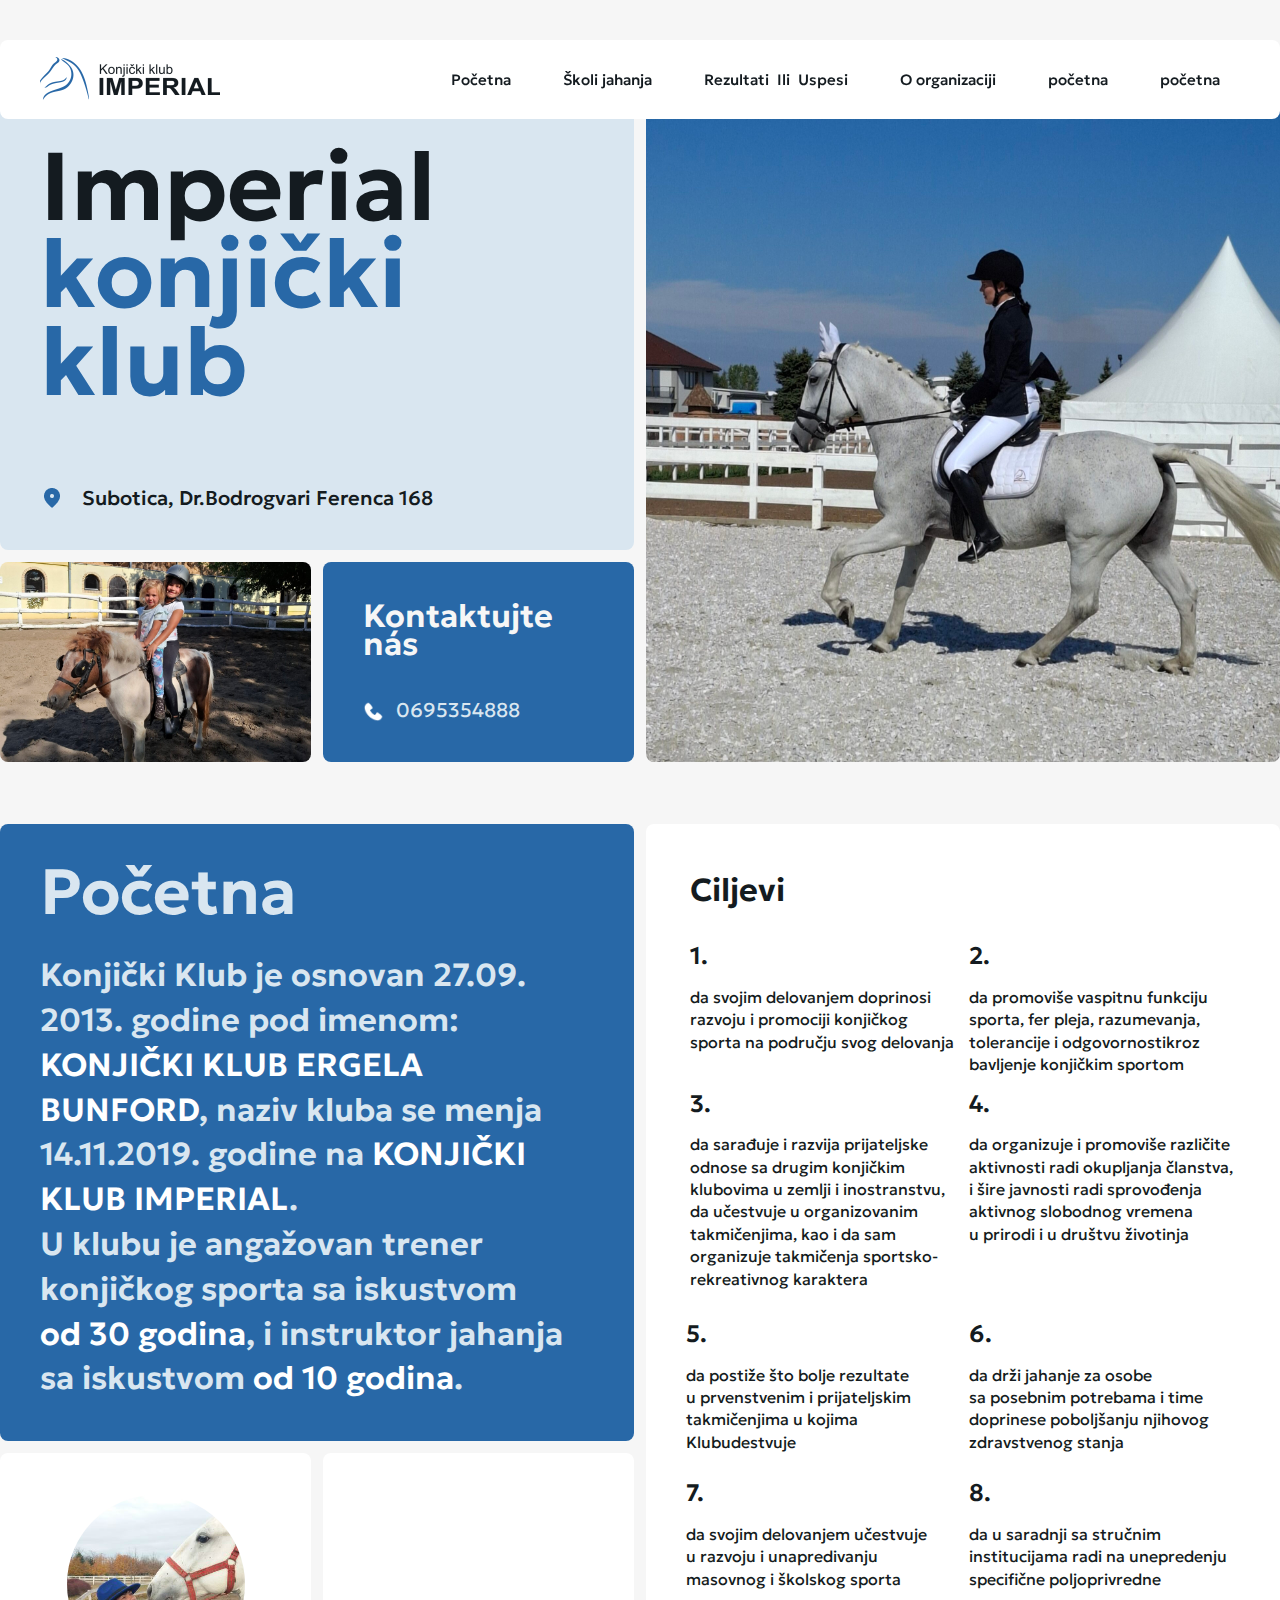
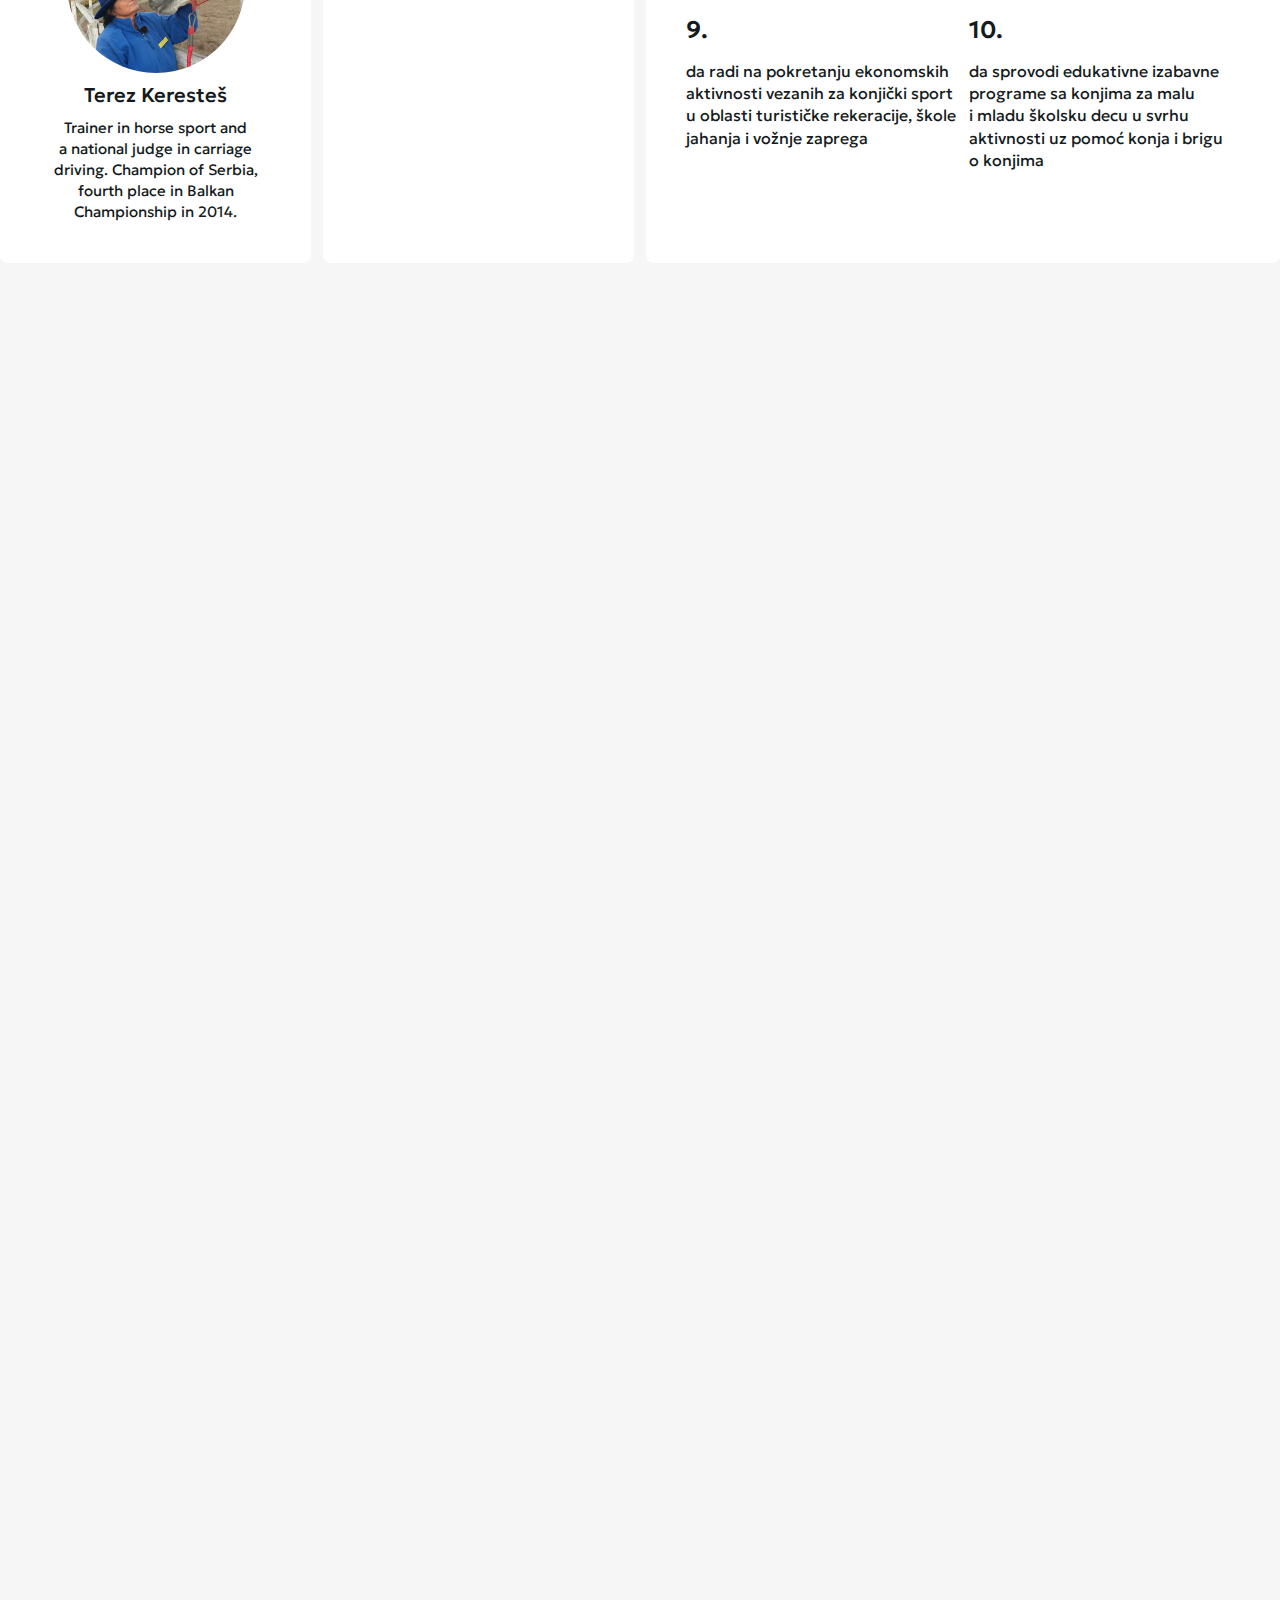
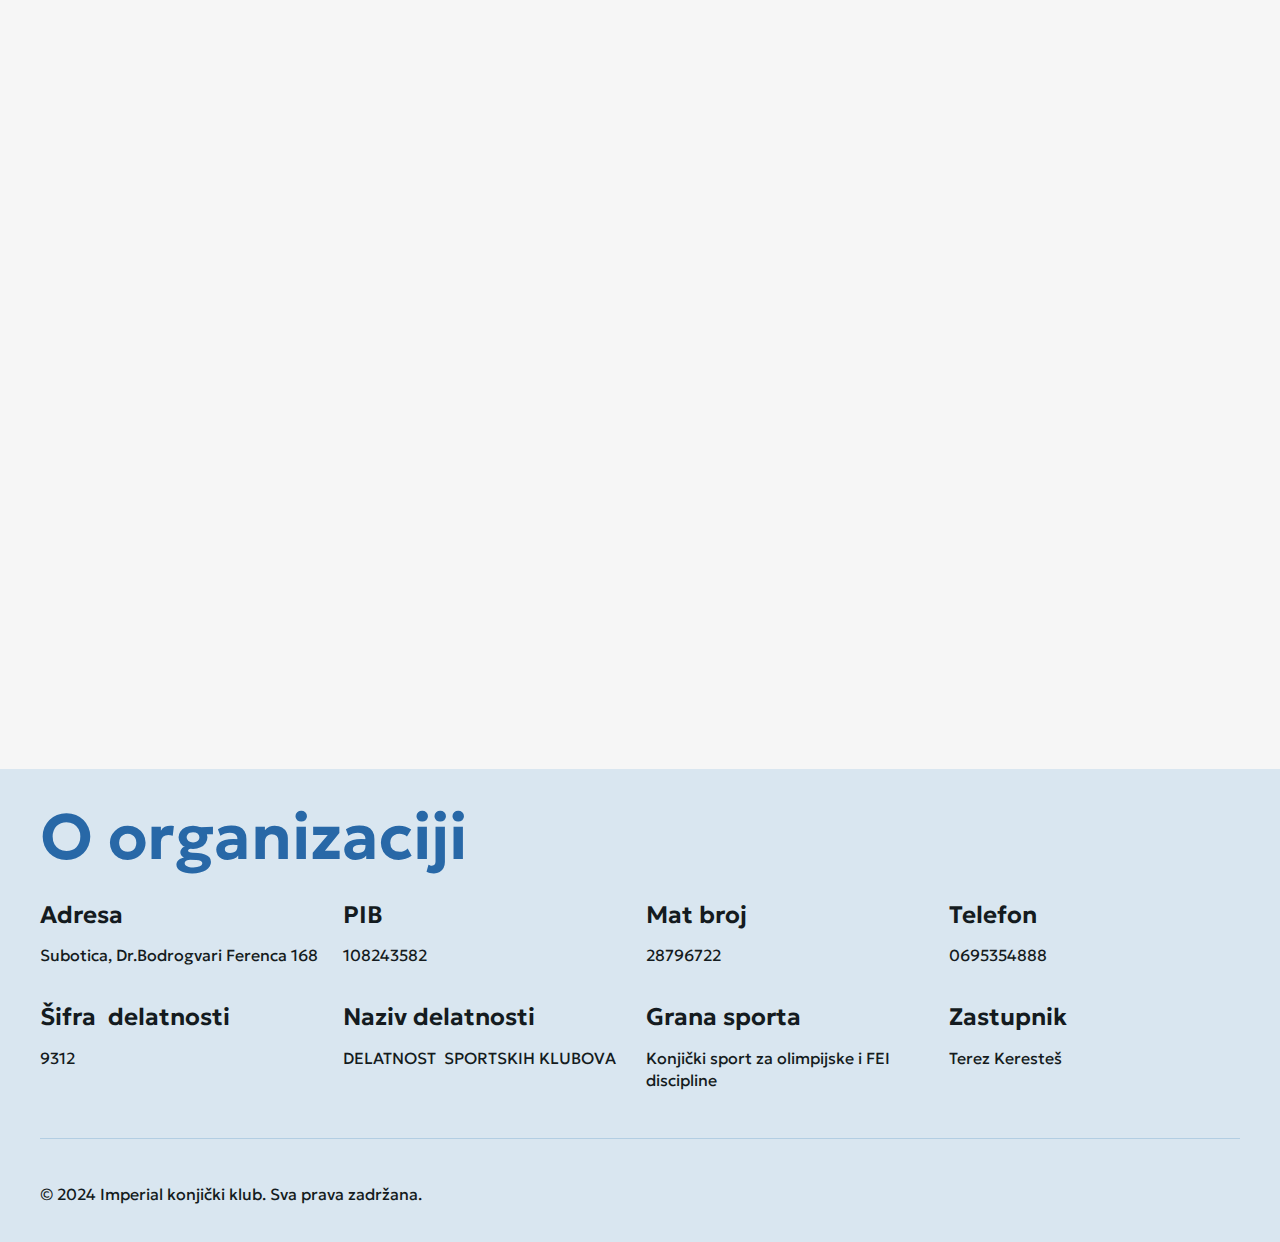
<file: index.html>
<!DOCTYPE html>
<html lang="en-US">
<head>
	<meta charset="UTF-8">
		<title>KK Imperial</title>
<meta name="robots" content="max-image-preview:large">
	<style>img:is([sizes="auto" i], [sizes^="auto," i]) { contain-intrinsic-size: 3000px 1500px }</style>
	<link rel="alternate" type="application/rss+xml" title="KK Imperial &raquo; Feed" href="/feed/">
<link rel="alternate" type="application/rss+xml" title="KK Imperial &raquo; Comments Feed" href="/comments/feed/">
<script>
window._wpemojiSettings = {"baseUrl":"https:\/\/s.w.org\/images\/core\/emoji\/15.0.3\/72x72\/","ext":".png","svgUrl":"https:\/\/s.w.org\/images\/core\/emoji\/15.0.3\/svg\/","svgExt":".svg","source":{"concatemoji":"\/wp-includes\/js\/wp-emoji-release.min.js?ver=6.7.1"}};
/*! This file is auto-generated */
!function(i,n){var o,s,e;function c(e){try{var t={supportTests:e,timestamp:(new Date).valueOf()};sessionStorage.setItem(o,JSON.stringify(t))}catch(e){}}function p(e,t,n){e.clearRect(0,0,e.canvas.width,e.canvas.height),e.fillText(t,0,0);var t=new Uint32Array(e.getImageData(0,0,e.canvas.width,e.canvas.height).data),r=(e.clearRect(0,0,e.canvas.width,e.canvas.height),e.fillText(n,0,0),new Uint32Array(e.getImageData(0,0,e.canvas.width,e.canvas.height).data));return t.every(function(e,t){return e===r[t]})}function u(e,t,n){switch(t){case"flag":return n(e,"🏳️‍⚧️","🏳️​⚧️")?!1:!n(e,"🇺🇳","🇺​🇳")&&!n(e,"🏴󠁧󠁢󠁥󠁮󠁧󠁿","🏴​󠁧​󠁢​󠁥​󠁮​󠁧​󠁿");case"emoji":return!n(e,"🐦‍⬛","🐦​⬛")}return!1}function f(e,t,n){var r="undefined"!=typeof WorkerGlobalScope&&self instanceof WorkerGlobalScope?new OffscreenCanvas(300,150):i.createElement("canvas"),a=r.getContext("2d",{willReadFrequently:!0}),o=(a.textBaseline="top",a.font="600 32px Arial",{});return e.forEach(function(e){o[e]=t(a,e,n)}),o}function t(e){var t=i.createElement("script");t.src=e,t.defer=!0,i.head.appendChild(t)}"undefined"!=typeof Promise&&(o="wpEmojiSettingsSupports",s=["flag","emoji"],n.supports={everything:!0,everythingExceptFlag:!0},e=new Promise(function(e){i.addEventListener("DOMContentLoaded",e,{once:!0})}),new Promise(function(t){var n=function(){try{var e=JSON.parse(sessionStorage.getItem(o));if("object"==typeof e&&"number"==typeof e.timestamp&&(new Date).valueOf()<e.timestamp+604800&&"object"==typeof e.supportTests)return e.supportTests}catch(e){}return null}();if(!n){if("undefined"!=typeof Worker&&"undefined"!=typeof OffscreenCanvas&&"undefined"!=typeof URL&&URL.createObjectURL&&"undefined"!=typeof Blob)try{var e="postMessage("+f.toString()+"("+[JSON.stringify(s),u.toString(),p.toString()].join(",")+"));",r=new Blob([e],{type:"text/javascript"}),a=new Worker(URL.createObjectURL(r),{name:"wpTestEmojiSupports"});return void(a.onmessage=function(e){c(n=e.data),a.terminate(),t(n)})}catch(e){}c(n=f(s,u,p))}t(n)}).then(function(e){for(var t in e)n.supports[t]=e[t],n.supports.everything=n.supports.everything&&n.supports[t],"flag"!==t&&(n.supports.everythingExceptFlag=n.supports.everythingExceptFlag&&n.supports[t]);n.supports.everythingExceptFlag=n.supports.everythingExceptFlag&&!n.supports.flag,n.DOMReady=!1,n.readyCallback=function(){n.DOMReady=!0}}).then(function(){return e}).then(function(){var e;n.supports.everything||(n.readyCallback(),(e=n.source||{}).concatemoji?t(e.concatemoji):e.wpemoji&&e.twemoji&&(t(e.twemoji),t(e.wpemoji)))}))}((window,document),window._wpemojiSettings);
</script>
<style id="wp-emoji-styles-inline-css">img.wp-smiley, img.emoji {
		display: inline !important;
		border: none !important;
		box-shadow: none !important;
		height: 1em !important;
		width: 1em !important;
		margin: 0 0.07em !important;
		vertical-align: -0.1em !important;
		background: none !important;
		padding: 0 !important;
	}</style>
<style id="classic-theme-styles-inline-css">/*! This file is auto-generated */
.wp-block-button__link{color:#fff;background-color:#32373c;border-radius:9999px;box-shadow:none;text-decoration:none;padding:calc(.667em + 2px) calc(1.333em + 2px);font-size:1.125em}.wp-block-file__button{background:#32373c;color:#fff;text-decoration:none}</style>
<style id="global-styles-inline-css">:root{--wp--preset--aspect-ratio--square: 1;--wp--preset--aspect-ratio--4-3: 4/3;--wp--preset--aspect-ratio--3-4: 3/4;--wp--preset--aspect-ratio--3-2: 3/2;--wp--preset--aspect-ratio--2-3: 2/3;--wp--preset--aspect-ratio--16-9: 16/9;--wp--preset--aspect-ratio--9-16: 9/16;--wp--preset--color--black: #000000;--wp--preset--color--cyan-bluish-gray: #abb8c3;--wp--preset--color--white: #ffffff;--wp--preset--color--pale-pink: #f78da7;--wp--preset--color--vivid-red: #cf2e2e;--wp--preset--color--luminous-vivid-orange: #ff6900;--wp--preset--color--luminous-vivid-amber: #fcb900;--wp--preset--color--light-green-cyan: #7bdcb5;--wp--preset--color--vivid-green-cyan: #00d084;--wp--preset--color--pale-cyan-blue: #8ed1fc;--wp--preset--color--vivid-cyan-blue: #0693e3;--wp--preset--color--vivid-purple: #9b51e0;--wp--preset--gradient--vivid-cyan-blue-to-vivid-purple: linear-gradient(135deg,rgba(6,147,227,1) 0%,rgb(155,81,224) 100%);--wp--preset--gradient--light-green-cyan-to-vivid-green-cyan: linear-gradient(135deg,rgb(122,220,180) 0%,rgb(0,208,130) 100%);--wp--preset--gradient--luminous-vivid-amber-to-luminous-vivid-orange: linear-gradient(135deg,rgba(252,185,0,1) 0%,rgba(255,105,0,1) 100%);--wp--preset--gradient--luminous-vivid-orange-to-vivid-red: linear-gradient(135deg,rgba(255,105,0,1) 0%,rgb(207,46,46) 100%);--wp--preset--gradient--very-light-gray-to-cyan-bluish-gray: linear-gradient(135deg,rgb(238,238,238) 0%,rgb(169,184,195) 100%);--wp--preset--gradient--cool-to-warm-spectrum: linear-gradient(135deg,rgb(74,234,220) 0%,rgb(151,120,209) 20%,rgb(207,42,186) 40%,rgb(238,44,130) 60%,rgb(251,105,98) 80%,rgb(254,248,76) 100%);--wp--preset--gradient--blush-light-purple: linear-gradient(135deg,rgb(255,206,236) 0%,rgb(152,150,240) 100%);--wp--preset--gradient--blush-bordeaux: linear-gradient(135deg,rgb(254,205,165) 0%,rgb(254,45,45) 50%,rgb(107,0,62) 100%);--wp--preset--gradient--luminous-dusk: linear-gradient(135deg,rgb(255,203,112) 0%,rgb(199,81,192) 50%,rgb(65,88,208) 100%);--wp--preset--gradient--pale-ocean: linear-gradient(135deg,rgb(255,245,203) 0%,rgb(182,227,212) 50%,rgb(51,167,181) 100%);--wp--preset--gradient--electric-grass: linear-gradient(135deg,rgb(202,248,128) 0%,rgb(113,206,126) 100%);--wp--preset--gradient--midnight: linear-gradient(135deg,rgb(2,3,129) 0%,rgb(40,116,252) 100%);--wp--preset--font-size--small: 13px;--wp--preset--font-size--medium: 20px;--wp--preset--font-size--large: 36px;--wp--preset--font-size--x-large: 42px;--wp--preset--spacing--20: 0.44rem;--wp--preset--spacing--30: 0.67rem;--wp--preset--spacing--40: 1rem;--wp--preset--spacing--50: 1.5rem;--wp--preset--spacing--60: 2.25rem;--wp--preset--spacing--70: 3.38rem;--wp--preset--spacing--80: 5.06rem;--wp--preset--shadow--natural: 6px 6px 9px rgba(0, 0, 0, 0.2);--wp--preset--shadow--deep: 12px 12px 50px rgba(0, 0, 0, 0.4);--wp--preset--shadow--sharp: 6px 6px 0px rgba(0, 0, 0, 0.2);--wp--preset--shadow--outlined: 6px 6px 0px -3px rgba(255, 255, 255, 1), 6px 6px rgba(0, 0, 0, 1);--wp--preset--shadow--crisp: 6px 6px 0px rgba(0, 0, 0, 1);}:where(.is-layout-flex){gap: 0.5em;}:where(.is-layout-grid){gap: 0.5em;}body .is-layout-flex{display: flex;}.is-layout-flex{flex-wrap: wrap;align-items: center;}.is-layout-flex > :is(*, div){margin: 0;}body .is-layout-grid{display: grid;}.is-layout-grid > :is(*, div){margin: 0;}:where(.wp-block-columns.is-layout-flex){gap: 2em;}:where(.wp-block-columns.is-layout-grid){gap: 2em;}:where(.wp-block-post-template.is-layout-flex){gap: 1.25em;}:where(.wp-block-post-template.is-layout-grid){gap: 1.25em;}.has-black-color{color: var(--wp--preset--color--black) !important;}.has-cyan-bluish-gray-color{color: var(--wp--preset--color--cyan-bluish-gray) !important;}.has-white-color{color: var(--wp--preset--color--white) !important;}.has-pale-pink-color{color: var(--wp--preset--color--pale-pink) !important;}.has-vivid-red-color{color: var(--wp--preset--color--vivid-red) !important;}.has-luminous-vivid-orange-color{color: var(--wp--preset--color--luminous-vivid-orange) !important;}.has-luminous-vivid-amber-color{color: var(--wp--preset--color--luminous-vivid-amber) !important;}.has-light-green-cyan-color{color: var(--wp--preset--color--light-green-cyan) !important;}.has-vivid-green-cyan-color{color: var(--wp--preset--color--vivid-green-cyan) !important;}.has-pale-cyan-blue-color{color: var(--wp--preset--color--pale-cyan-blue) !important;}.has-vivid-cyan-blue-color{color: var(--wp--preset--color--vivid-cyan-blue) !important;}.has-vivid-purple-color{color: var(--wp--preset--color--vivid-purple) !important;}.has-black-background-color{background-color: var(--wp--preset--color--black) !important;}.has-cyan-bluish-gray-background-color{background-color: var(--wp--preset--color--cyan-bluish-gray) !important;}.has-white-background-color{background-color: var(--wp--preset--color--white) !important;}.has-pale-pink-background-color{background-color: var(--wp--preset--color--pale-pink) !important;}.has-vivid-red-background-color{background-color: var(--wp--preset--color--vivid-red) !important;}.has-luminous-vivid-orange-background-color{background-color: var(--wp--preset--color--luminous-vivid-orange) !important;}.has-luminous-vivid-amber-background-color{background-color: var(--wp--preset--color--luminous-vivid-amber) !important;}.has-light-green-cyan-background-color{background-color: var(--wp--preset--color--light-green-cyan) !important;}.has-vivid-green-cyan-background-color{background-color: var(--wp--preset--color--vivid-green-cyan) !important;}.has-pale-cyan-blue-background-color{background-color: var(--wp--preset--color--pale-cyan-blue) !important;}.has-vivid-cyan-blue-background-color{background-color: var(--wp--preset--color--vivid-cyan-blue) !important;}.has-vivid-purple-background-color{background-color: var(--wp--preset--color--vivid-purple) !important;}.has-black-border-color{border-color: var(--wp--preset--color--black) !important;}.has-cyan-bluish-gray-border-color{border-color: var(--wp--preset--color--cyan-bluish-gray) !important;}.has-white-border-color{border-color: var(--wp--preset--color--white) !important;}.has-pale-pink-border-color{border-color: var(--wp--preset--color--pale-pink) !important;}.has-vivid-red-border-color{border-color: var(--wp--preset--color--vivid-red) !important;}.has-luminous-vivid-orange-border-color{border-color: var(--wp--preset--color--luminous-vivid-orange) !important;}.has-luminous-vivid-amber-border-color{border-color: var(--wp--preset--color--luminous-vivid-amber) !important;}.has-light-green-cyan-border-color{border-color: var(--wp--preset--color--light-green-cyan) !important;}.has-vivid-green-cyan-border-color{border-color: var(--wp--preset--color--vivid-green-cyan) !important;}.has-pale-cyan-blue-border-color{border-color: var(--wp--preset--color--pale-cyan-blue) !important;}.has-vivid-cyan-blue-border-color{border-color: var(--wp--preset--color--vivid-cyan-blue) !important;}.has-vivid-purple-border-color{border-color: var(--wp--preset--color--vivid-purple) !important;}.has-vivid-cyan-blue-to-vivid-purple-gradient-background{background: var(--wp--preset--gradient--vivid-cyan-blue-to-vivid-purple) !important;}.has-light-green-cyan-to-vivid-green-cyan-gradient-background{background: var(--wp--preset--gradient--light-green-cyan-to-vivid-green-cyan) !important;}.has-luminous-vivid-amber-to-luminous-vivid-orange-gradient-background{background: var(--wp--preset--gradient--luminous-vivid-amber-to-luminous-vivid-orange) !important;}.has-luminous-vivid-orange-to-vivid-red-gradient-background{background: var(--wp--preset--gradient--luminous-vivid-orange-to-vivid-red) !important;}.has-very-light-gray-to-cyan-bluish-gray-gradient-background{background: var(--wp--preset--gradient--very-light-gray-to-cyan-bluish-gray) !important;}.has-cool-to-warm-spectrum-gradient-background{background: var(--wp--preset--gradient--cool-to-warm-spectrum) !important;}.has-blush-light-purple-gradient-background{background: var(--wp--preset--gradient--blush-light-purple) !important;}.has-blush-bordeaux-gradient-background{background: var(--wp--preset--gradient--blush-bordeaux) !important;}.has-luminous-dusk-gradient-background{background: var(--wp--preset--gradient--luminous-dusk) !important;}.has-pale-ocean-gradient-background{background: var(--wp--preset--gradient--pale-ocean) !important;}.has-electric-grass-gradient-background{background: var(--wp--preset--gradient--electric-grass) !important;}.has-midnight-gradient-background{background: var(--wp--preset--gradient--midnight) !important;}.has-small-font-size{font-size: var(--wp--preset--font-size--small) !important;}.has-medium-font-size{font-size: var(--wp--preset--font-size--medium) !important;}.has-large-font-size{font-size: var(--wp--preset--font-size--large) !important;}.has-x-large-font-size{font-size: var(--wp--preset--font-size--x-large) !important;}
:where(.wp-block-post-template.is-layout-flex){gap: 1.25em;}:where(.wp-block-post-template.is-layout-grid){gap: 1.25em;}
:where(.wp-block-columns.is-layout-flex){gap: 2em;}:where(.wp-block-columns.is-layout-grid){gap: 2em;}
:root :where(.wp-block-pullquote){font-size: 1.5em;line-height: 1.6;}</style>
<link rel="stylesheet" id="hello-elementor-css" href="/wp-content/themes/hello-elementor/style.min.css?ver=3.1.1" media="all">
<link rel="stylesheet" id="hello-elementor-theme-style-css" href="/wp-content/themes/hello-elementor/theme.min.css?ver=3.1.1" media="all">
<link rel="stylesheet" id="hello-elementor-header-footer-css" href="/wp-content/themes/hello-elementor/header-footer.min.css?ver=3.1.1" media="all">
<link rel="stylesheet" id="elementor-frontend-css" href="/wp-content/plugins/elementor/assets/css/frontend.min.css?ver=3.25.6" media="all">
<link rel="stylesheet" id="elementor-post-5-css" href="/wp-content/uploads/elementor/css/post-5.css?ver=1732269244" media="all">
<link rel="stylesheet" id="swiper-css" href="/wp-content/plugins/elementor/assets/lib/swiper/v8/css/swiper.min.css?ver=8.4.5" media="all">
<link rel="stylesheet" id="e-swiper-css" href="/wp-content/plugins/elementor/assets/css/conditionals/e-swiper.min.css?ver=3.25.6" media="all">
<link rel="stylesheet" id="widget-image-css" href="/wp-content/plugins/elementor/assets/css/widget-image.min.css?ver=3.25.6" media="all">
<link rel="stylesheet" id="widget-spacer-css" href="/wp-content/plugins/elementor/assets/css/widget-spacer.min.css?ver=3.25.6" media="all">
<link rel="stylesheet" id="widget-heading-css" href="/wp-content/plugins/elementor/assets/css/widget-heading.min.css?ver=3.25.6" media="all">
<link rel="stylesheet" id="widget-menu-anchor-css" href="/wp-content/plugins/elementor/assets/css/widget-menu-anchor.min.css?ver=3.25.6" media="all">
<link rel="stylesheet" id="widget-text-editor-css" href="/wp-content/plugins/elementor/assets/css/widget-text-editor.min.css?ver=3.25.6" media="all">
<link rel="stylesheet" id="e-animation-slideInUp-css" href="/wp-content/plugins/elementor/assets/lib/animations/styles/slideInUp.min.css?ver=3.25.6" media="all">
<link rel="stylesheet" id="widget-divider-css" href="/wp-content/plugins/elementor/assets/css/widget-divider.min.css?ver=3.25.6" media="all">
<link rel="stylesheet" id="elementor-post-65-css" href="/wp-content/uploads/elementor/css/post-65.css?ver=1732270578" media="all">
<link rel="stylesheet" id="google-fonts-1-css" href="https://fonts.googleapis.com/css?family=Geologica%3A100%2C100italic%2C200%2C200italic%2C300%2C300italic%2C400%2C400italic%2C500%2C500italic%2C600%2C600italic%2C700%2C700italic%2C800%2C800italic%2C900%2C900italic&#038;display=swap&#038;ver=6.7.1" media="all">
<link rel="preconnect" href="https://fonts.gstatic.com/" crossorigin>
<link rel="https://api.w.org/" href="/wp-json/">
<link rel="alternate" title="JSON" type="application/json" href="/wp-json/wp/v2/pages/65">
<link rel="EditURI" type="application/rsd+xml" title="RSD" href="/xmlrpc.php?rsd">
<meta name="generator" content="WordPress 6.7.1">
<link rel="canonical" href="/">
<link rel="shortlink" href="/">
<link rel="alternate" title="oEmbed (JSON)" type="application/json+oembed" href="/wp-json/oembed/1.0/embed?url=http%3A%2F%2F%2F">
<link rel="alternate" title="oEmbed (XML)" type="text/xml+oembed" href="/wp-json/oembed/1.0/embed?url=http%3A%2F%2F%2F#038;format=xml">
<meta name="generator" content="Elementor 3.25.6; features: e_font_icon_svg, additional_custom_breakpoints, e_optimized_control_loading, e_element_cache; settings: css_print_method-external, google_font-enabled, font_display-swap">
			<style>.e-con.e-parent:nth-of-type(n+4):not(.e-lazyloaded):not(.e-no-lazyload),
				.e-con.e-parent:nth-of-type(n+4):not(.e-lazyloaded):not(.e-no-lazyload) * {
					background-image: none !important;
				}
				@media screen and (max-height: 1024px) {
					.e-con.e-parent:nth-of-type(n+3):not(.e-lazyloaded):not(.e-no-lazyload),
					.e-con.e-parent:nth-of-type(n+3):not(.e-lazyloaded):not(.e-no-lazyload) * {
						background-image: none !important;
					}
				}
				@media screen and (max-height: 640px) {
					.e-con.e-parent:nth-of-type(n+2):not(.e-lazyloaded):not(.e-no-lazyload),
					.e-con.e-parent:nth-of-type(n+2):not(.e-lazyloaded):not(.e-no-lazyload) * {
						background-image: none !important;
					}
				}</style>
			<link rel="icon" href="/wp-content/uploads/2024/11/favicon-150x150.png" sizes="32x32">
<link rel="icon" href="/wp-content/uploads/2024/11/favicon.png" sizes="192x192">
<link rel="apple-touch-icon" href="/wp-content/uploads/2024/11/favicon.png">
<meta name="msapplication-TileImage" content="/wp-content/uploads/2024/11/favicon.png">
	<meta name="viewport" content="width=device-width, initial-scale=1.0, viewport-fit=cover">
</head>
<body class="home page-template-default page page-id-65 wp-custom-logo elementor-default elementor-template-canvas elementor-kit-5 elementor-page elementor-page-65">
			<div data-elementor-type="wp-post" data-elementor-id="65" class="elementor elementor-65">
				<div class="elementor-element elementor-element-a125ef8 menu e-flex e-con-boxed e-con e-parent" data-id="a125ef8" data-element_type="container" data-settings="{&quot;position&quot;:&quot;fixed&quot;}">
					<div class="e-con-inner">
		<div class="elementor-element elementor-element-8cb9584 e-con-full e-flex e-con e-child" data-id="8cb9584" data-element_type="container" data-settings="{&quot;background_background&quot;:&quot;classic&quot;}">
		<div class="elementor-element elementor-element-123b753 e-con-full e-flex e-con e-child" data-id="123b753" data-element_type="container">
				<div class="elementor-element elementor-element-d1f2132 elementor-widget elementor-widget-image" data-id="d1f2132" data-element_type="widget" data-widget_type="image.default">
				<div class="elementor-widget-container">
													<img decoding="async" src="/wp-content/uploads/elementor/thumbs/logo-1-qwy3hl3zg784e209qaf91eqp29q9oaqcwbwv34jyrm.png" title="KK Imperial" alt="KK Imperial" loading="lazy">													</div>
				</div>
				</div>
		<div class="elementor-element elementor-element-fc75c2a e-con-full e-flex e-con e-child" data-id="fc75c2a" data-element_type="container">
				<div class="elementor-element elementor-element-0a9fbdc elementor-align-right elementor-widget elementor-widget-button" data-id="0a9fbdc" data-element_type="widget" data-widget_type="button.default">
				<div class="elementor-widget-container">
							<div class="elementor-button-wrapper">
					<a class="elementor-button elementor-button-link elementor-size-sm" href="#Pocetna​">
						<span class="elementor-button-content-wrapper">
									<span class="elementor-button-text">Početna</span>
					</span>
					</a>
				</div>
						</div>
				</div>
				<div class="elementor-element elementor-element-fb083df elementor-align-right elementor-widget elementor-widget-button" data-id="fb083df" data-element_type="widget" data-widget_type="button.default">
				<div class="elementor-widget-container">
							<div class="elementor-button-wrapper">
					<a class="elementor-button elementor-button-link elementor-size-sm" href="#Skoli_jahanja">
						<span class="elementor-button-content-wrapper">
									<span class="elementor-button-text">Školi jahanja</span>
					</span>
					</a>
				</div>
						</div>
				</div>
				<div class="elementor-element elementor-element-f13402a elementor-align-right elementor-widget elementor-widget-button" data-id="f13402a" data-element_type="widget" data-widget_type="button.default">
				<div class="elementor-widget-container">
							<div class="elementor-button-wrapper">
					<a class="elementor-button elementor-button-link elementor-size-sm" href="#Rezultati">
						<span class="elementor-button-content-wrapper">
									<span class="elementor-button-text">Rezultati  Ili  Uspesi </span>
					</span>
					</a>
				</div>
						</div>
				</div>
				<div class="elementor-element elementor-element-80b89b1 elementor-align-right elementor-widget elementor-widget-button" data-id="80b89b1" data-element_type="widget" data-widget_type="button.default">
				<div class="elementor-widget-container">
							<div class="elementor-button-wrapper">
					<a class="elementor-button elementor-button-link elementor-size-sm" href="#O_organizaciji​">
						<span class="elementor-button-content-wrapper">
									<span class="elementor-button-text">O organizaciji​</span>
					</span>
					</a>
				</div>
						</div>
				</div>
				<div class="elementor-element elementor-element-1deb75a elementor-align-right elementor-widget elementor-widget-button" data-id="1deb75a" data-element_type="widget" data-widget_type="button.default">
				<div class="elementor-widget-container">
							<div class="elementor-button-wrapper">
					<a class="elementor-button elementor-button-link elementor-size-sm" href="#">
						<span class="elementor-button-content-wrapper">
									<span class="elementor-button-text">početna</span>
					</span>
					</a>
				</div>
						</div>
				</div>
				<div class="elementor-element elementor-element-5245e7c elementor-align-right elementor-widget elementor-widget-button" data-id="5245e7c" data-element_type="widget" data-widget_type="button.default">
				<div class="elementor-widget-container">
							<div class="elementor-button-wrapper">
					<a class="elementor-button elementor-button-link elementor-size-sm" href="#">
						<span class="elementor-button-content-wrapper">
									<span class="elementor-button-text">početna</span>
					</span>
					</a>
				</div>
						</div>
				</div>
				</div>
				</div>
					</div>
				</div>
		<div class="elementor-element elementor-element-75fe862 e-flex e-con-boxed e-con e-parent" data-id="75fe862" data-element_type="container">
					<div class="e-con-inner">
				<div class="elementor-element elementor-element-aa62a40 elementor-widget elementor-widget-spacer" data-id="aa62a40" data-element_type="widget" data-widget_type="spacer.default">
				<div class="elementor-widget-container">
					<div class="elementor-spacer">
			<div class="elementor-spacer-inner"></div>
		</div>
				</div>
				</div>
					</div>
				</div>
		<div class="elementor-element elementor-element-21fd6e0 e-flex e-con-boxed e-con e-parent" data-id="21fd6e0" data-element_type="container">
					<div class="e-con-inner">
		<div class="elementor-element elementor-element-9ad8241 e-con-full e-grid e-con e-child" data-id="9ad8241" data-element_type="container">
		<div class="elementor-element elementor-element-962e89d e-con-full e-flex e-con e-child" data-id="962e89d" data-element_type="container">
		<div class="elementor-element elementor-element-557d14a e-con-full e-flex e-con e-child" data-id="557d14a" data-element_type="container" data-settings="{&quot;background_background&quot;:&quot;classic&quot;}">
		<div class="elementor-element elementor-element-0646416 e-con-full e-flex e-con e-child" data-id="0646416" data-element_type="container">
		<div class="elementor-element elementor-element-f33871e e-con-full e-flex e-con e-child" data-id="f33871e" data-element_type="container">
		<div class="elementor-element elementor-element-5a3d4d1 e-con-full e-flex e-con e-child" data-id="5a3d4d1" data-element_type="container">
				<div class="elementor-element elementor-element-12d2aaa elementor-widget elementor-widget-heading" data-id="12d2aaa" data-element_type="widget" data-widget_type="heading.default">
				<div class="elementor-widget-container">
			<h1 class="elementor-heading-title elementor-size-default">Imperial </h1>		</div>
				</div>
				</div>
		<div class="elementor-element elementor-element-6bca42b e-con-full e-flex e-con e-child" data-id="6bca42b" data-element_type="container">
				<div class="elementor-element elementor-element-2a728cf elementor-widget elementor-widget-heading" data-id="2a728cf" data-element_type="widget" data-widget_type="heading.default">
				<div class="elementor-widget-container">
			<h1 class="elementor-heading-title elementor-size-default">konjički klub</h1>		</div>
				</div>
				</div>
				</div>
		<div class="elementor-element elementor-element-712ea9c e-con-full e-flex e-con e-child" data-id="712ea9c" data-element_type="container">
		<div class="elementor-element elementor-element-89d31f4 e-con-full e-flex e-con e-child" data-id="89d31f4" data-element_type="container">
				<div class="elementor-element elementor-element-688f086 elementor-widget elementor-widget-image" data-id="688f086" data-element_type="widget" data-widget_type="image.default">
				<div class="elementor-widget-container">
													<img decoding="async" width="24" height="24" src="/wp-content/uploads/2024/11/place.png" class="attachment-large size-large wp-image-27" alt="">													</div>
				</div>
				</div>
		<div class="elementor-element elementor-element-3585cbe e-con-full e-flex e-con e-child" data-id="3585cbe" data-element_type="container">
				<div class="elementor-element elementor-element-db8eb3d elementor-widget elementor-widget-heading" data-id="db8eb3d" data-element_type="widget" data-widget_type="heading.default">
				<div class="elementor-widget-container">
			<h5 class="elementor-heading-title elementor-size-default">Subotica, Dr.Bodrogvari Ferenca 168</h5>		</div>
				</div>
				</div>
				</div>
				</div>
				</div>
		<div class="elementor-element elementor-element-bc81c31 e-grid e-con-full e-con e-child" data-id="bc81c31" data-element_type="container">
		<div class="elementor-element elementor-element-c324449 e-con-full e-flex e-con e-child" data-id="c324449" data-element_type="container" data-settings="{&quot;background_background&quot;:&quot;classic&quot;}">
				</div>
		<div class="elementor-element elementor-element-8397225 e-con-full e-flex e-con e-child" data-id="8397225" data-element_type="container" data-settings="{&quot;background_background&quot;:&quot;classic&quot;}">
		<div class="elementor-element elementor-element-f3660e8 e-con-full e-flex e-con e-child" data-id="f3660e8" data-element_type="container">
				<div class="elementor-element elementor-element-906cfb0 elementor-widget elementor-widget-heading" data-id="906cfb0" data-element_type="widget" data-widget_type="heading.default">
				<div class="elementor-widget-container">
			<h3 class="elementor-heading-title elementor-size-default">Kontaktujte nás</h3>		</div>
				</div>
				</div>
		<div class="elementor-element elementor-element-9182561 e-con-full e-flex e-con e-child" data-id="9182561" data-element_type="container">
		<div class="elementor-element elementor-element-6fa9c43 e-con-full e-flex e-con e-child" data-id="6fa9c43" data-element_type="container">
				<div class="elementor-element elementor-element-2fa1dc6 elementor-widget elementor-widget-image" data-id="2fa1dc6" data-element_type="widget" data-widget_type="image.default">
				<div class="elementor-widget-container">
													<img decoding="async" width="24" height="24" src="/wp-content/uploads/2024/11/phone.png" class="attachment-large size-large wp-image-26" alt="">													</div>
				</div>
				</div>
		<div class="elementor-element elementor-element-3d0b632 e-con-full e-flex e-con e-child" data-id="3d0b632" data-element_type="container">
				<div class="elementor-element elementor-element-08203a1 elementor-widget elementor-widget-heading" data-id="08203a1" data-element_type="widget" data-widget_type="heading.default">
				<div class="elementor-widget-container">
			<h5 class="elementor-heading-title elementor-size-default">0695354888</h5>		</div>
				</div>
				</div>
				</div>
				</div>
				</div>
				</div>
		<div class="elementor-element elementor-element-dc39f2a e-con-full e-flex e-con e-child" data-id="dc39f2a" data-element_type="container" data-settings="{&quot;background_background&quot;:&quot;classic&quot;}">
				</div>
				</div>
					</div>
				</div>
		<div class="elementor-element elementor-element-a72e438 e-flex e-con-boxed e-con e-parent" data-id="a72e438" data-element_type="container">
					<div class="e-con-inner">
				<div class="elementor-element elementor-element-15c8ab5 elementor-widget elementor-widget-spacer" data-id="15c8ab5" data-element_type="widget" data-widget_type="spacer.default">
				<div class="elementor-widget-container">
					<div class="elementor-spacer">
			<div class="elementor-spacer-inner"></div>
		</div>
				</div>
				</div>
				<div class="elementor-element elementor-element-862d5d1 elementor-widget elementor-widget-menu-anchor" data-id="862d5d1" data-element_type="widget" data-widget_type="menu-anchor.default">
				<div class="elementor-widget-container">
					<div class="elementor-menu-anchor" id="Pocetna"></div>
				</div>
				</div>
					</div>
				</div>
		<div class="elementor-element elementor-element-d299c8c e-grid animated-slow e-con-boxed elementor-invisible e-con e-parent" data-id="d299c8c" data-element_type="container" data-settings="{&quot;animation&quot;:&quot;slideInUp&quot;,&quot;animation_delay&quot;:300}">
					<div class="e-con-inner">
		<div class="elementor-element elementor-element-ba9c085 e-con-full e-flex e-con e-child" data-id="ba9c085" data-element_type="container">
		<div class="elementor-element elementor-element-c5a3919 e-con-full e-flex e-con e-child" data-id="c5a3919" data-element_type="container" data-settings="{&quot;background_background&quot;:&quot;classic&quot;}">
		<div class="elementor-element elementor-element-f976a11 e-con-full e-flex e-con e-child" data-id="f976a11" data-element_type="container">
				<div class="elementor-element elementor-element-617310c elementor-widget elementor-widget-heading" data-id="617310c" data-element_type="widget" data-widget_type="heading.default">
				<div class="elementor-widget-container">
			<h2 class="elementor-heading-title elementor-size-default">Početna</h2>		</div>
				</div>
				</div>
		<div class="elementor-element elementor-element-539a688 e-con-full e-flex e-con e-child" data-id="539a688" data-element_type="container">
				<div class="elementor-element elementor-element-0b9893c elementor-widget elementor-widget-text-editor" data-id="0b9893c" data-element_type="widget" data-widget_type="text-editor.default">
				<div class="elementor-widget-container">
							<p>Konjički Klub je osnovan 27.09. 2013. godine pod imenom: <span style="color: #ffffff;">KONJIČKI KLUB ERGELA BUNFORD</span>, naziv kluba se menja 14.11.2019. godine na <span style="color: #ffffff;">KONJIČKI KLUB IMPERIAL</span>. <br>U klubu je angažovan trener konjičkog sporta sa iskustvom <span style="color: #ffffff;">od 30 godina</span>, i instruktor jahanja sa iskustvom <span style="color: #ffffff;">od 10 godina</span>.</p>						</div>
				</div>
				</div>
				</div>
		<div class="elementor-element elementor-element-077e84b e-con-full e-flex e-con e-child" data-id="077e84b" data-element_type="container">
		<div class="elementor-element elementor-element-dfa8417 e-grid e-con-full e-con e-child" data-id="dfa8417" data-element_type="container">
		<div class="elementor-element elementor-element-d308434 e-con-full e-flex e-con e-child" data-id="d308434" data-element_type="container" data-settings="{&quot;background_background&quot;:&quot;classic&quot;}">
		<div class="elementor-element elementor-element-5b6507d e-con-full e-flex e-con e-child" data-id="5b6507d" data-element_type="container" data-settings="{&quot;background_background&quot;:&quot;classic&quot;}">
				</div>
		<div class="elementor-element elementor-element-cd54252 e-con-full e-flex e-con e-child" data-id="cd54252" data-element_type="container">
				<div class="elementor-element elementor-element-f94d68e elementor-widget elementor-widget-heading" data-id="f94d68e" data-element_type="widget" data-widget_type="heading.default">
				<div class="elementor-widget-container">
			<h5 class="elementor-heading-title elementor-size-default">Terez Keresteš</h5>		</div>
				</div>
				</div>
		<div class="elementor-element elementor-element-4c33dfd e-con-full e-flex e-con e-child" data-id="4c33dfd" data-element_type="container">
				<div class="elementor-element elementor-element-77684ea elementor-widget elementor-widget-heading" data-id="77684ea" data-element_type="widget" data-widget_type="heading.default">
				<div class="elementor-widget-container">
			<p class="elementor-heading-title elementor-size-default">Trainer in horse sport and a national judge in carriage driving.
Champion of Serbia, fourth place in Balkan Championship in 2014.</p>		</div>
				</div>
				</div>
				</div>
		<div class="elementor-element elementor-element-4120d09 e-con-full e-flex e-con e-child" data-id="4120d09" data-element_type="container" data-settings="{&quot;background_background&quot;:&quot;classic&quot;}">
		<div class="elementor-element elementor-element-8571604 e-con-full e-flex e-con e-child" data-id="8571604" data-element_type="container">
				</div>
		<div class="elementor-element elementor-element-6b42856 e-con-full e-flex e-con e-child" data-id="6b42856" data-element_type="container">
				</div>
		<div class="elementor-element elementor-element-eaf3f8a e-con-full e-flex e-con e-child" data-id="eaf3f8a" data-element_type="container">
				</div>
				</div>
				</div>
				</div>
				</div>
		<div class="elementor-element elementor-element-0f1e959 e-con-full e-flex e-con e-child" data-id="0f1e959" data-element_type="container" data-settings="{&quot;background_background&quot;:&quot;classic&quot;}">
		<div class="elementor-element elementor-element-27fc099 e-con-full e-flex e-con e-child" data-id="27fc099" data-element_type="container">
				<div class="elementor-element elementor-element-8e7b1eb elementor-widget elementor-widget-heading" data-id="8e7b1eb" data-element_type="widget" data-widget_type="heading.default">
				<div class="elementor-widget-container">
			<h4 class="elementor-heading-title elementor-size-default">Ciljevi</h4>		</div>
				</div>
		<div class="elementor-element elementor-element-6e477bb e-con-full e-grid e-con e-child" data-id="6e477bb" data-element_type="container">
		<div class="elementor-element elementor-element-5c6df6c e-con-full e-flex e-con e-child" data-id="5c6df6c" data-element_type="container">
				<div class="elementor-element elementor-element-2840bfc elementor-widget elementor-widget-heading" data-id="2840bfc" data-element_type="widget" data-widget_type="heading.default">
				<div class="elementor-widget-container">
			<h4 class="elementor-heading-title elementor-size-default">1.</h4>		</div>
				</div>
				<div class="elementor-element elementor-element-ed90f1e elementor-widget elementor-widget-heading" data-id="ed90f1e" data-element_type="widget" data-widget_type="heading.default">
				<div class="elementor-widget-container">
			<p class="elementor-heading-title elementor-size-default">da svojim delovanjem doprinosi razvoju i promociji konjičkog sporta na području svog
delovanja</p>		</div>
				</div>
				</div>
		<div class="elementor-element elementor-element-cc15dd1 e-con-full e-flex e-con e-child" data-id="cc15dd1" data-element_type="container">
				<div class="elementor-element elementor-element-3518399 elementor-widget elementor-widget-heading" data-id="3518399" data-element_type="widget" data-widget_type="heading.default">
				<div class="elementor-widget-container">
			<h4 class="elementor-heading-title elementor-size-default">2.</h4>		</div>
				</div>
				<div class="elementor-element elementor-element-b6ad149 elementor-widget elementor-widget-heading" data-id="b6ad149" data-element_type="widget" data-widget_type="heading.default">
				<div class="elementor-widget-container">
			<p class="elementor-heading-title elementor-size-default">da promoviše vaspitnu funkciju sporta, fer pleja, razumevanja, tolerancije i odgovornostikroz bavljenje konjičkim sportom</p>		</div>
				</div>
				</div>
				</div>
		<div class="elementor-element elementor-element-885dd60 e-grid e-con-full e-con e-child" data-id="885dd60" data-element_type="container">
		<div class="elementor-element elementor-element-32493d9 e-con-full e-flex e-con e-child" data-id="32493d9" data-element_type="container">
				<div class="elementor-element elementor-element-79caff8 elementor-widget elementor-widget-heading" data-id="79caff8" data-element_type="widget" data-widget_type="heading.default">
				<div class="elementor-widget-container">
			<h4 class="elementor-heading-title elementor-size-default">3.</h4>		</div>
				</div>
				<div class="elementor-element elementor-element-04f08a9 elementor-widget elementor-widget-heading" data-id="04f08a9" data-element_type="widget" data-widget_type="heading.default">
				<div class="elementor-widget-container">
			<p class="elementor-heading-title elementor-size-default">da sarađuje i razvija prijateljske odnose sa drugim konjičkim klubovima u zemlji i inostranstvu,
 da učestvuje u organizovanim takmičenjima, kao i da sam organizuje takmičenja sportsko-rekreativnog karaktera</p>		</div>
				</div>
				</div>
		<div class="elementor-element elementor-element-987d153 e-con-full e-flex e-con e-child" data-id="987d153" data-element_type="container">
				<div class="elementor-element elementor-element-9cd1280 elementor-widget elementor-widget-heading" data-id="9cd1280" data-element_type="widget" data-widget_type="heading.default">
				<div class="elementor-widget-container">
			<h4 class="elementor-heading-title elementor-size-default">4.</h4>		</div>
				</div>
				<div class="elementor-element elementor-element-7551a6e elementor-widget elementor-widget-heading" data-id="7551a6e" data-element_type="widget" data-widget_type="heading.default">
				<div class="elementor-widget-container">
			<p class="elementor-heading-title elementor-size-default">da organizuje i promoviše različite aktivnosti radi okupljanja članstva, i šire javnosti radi sprovođenja aktivnog slobodnog vremena u prirodi i u društvu životinja</p>		</div>
				</div>
				</div>
				</div>
				</div>
		<div class="elementor-element elementor-element-cf06a3e e-grid e-con-full e-con e-child" data-id="cf06a3e" data-element_type="container">
		<div class="elementor-element elementor-element-4f4e96d e-con-full e-flex e-con e-child" data-id="4f4e96d" data-element_type="container">
				<div class="elementor-element elementor-element-01a3443 elementor-widget elementor-widget-heading" data-id="01a3443" data-element_type="widget" data-widget_type="heading.default">
				<div class="elementor-widget-container">
			<h4 class="elementor-heading-title elementor-size-default">5.</h4>		</div>
				</div>
				<div class="elementor-element elementor-element-c260051 elementor-widget elementor-widget-heading" data-id="c260051" data-element_type="widget" data-widget_type="heading.default">
				<div class="elementor-widget-container">
			<p class="elementor-heading-title elementor-size-default">da postiže što bolje rezultate u prvenstvenim i prijateljskim takmičenjima u kojima Klubudestvuje</p>		</div>
				</div>
				</div>
		<div class="elementor-element elementor-element-f7ad186 e-con-full e-flex e-con e-child" data-id="f7ad186" data-element_type="container">
				<div class="elementor-element elementor-element-5cbded5 elementor-widget elementor-widget-heading" data-id="5cbded5" data-element_type="widget" data-widget_type="heading.default">
				<div class="elementor-widget-container">
			<h4 class="elementor-heading-title elementor-size-default">6.</h4>		</div>
				</div>
				<div class="elementor-element elementor-element-3819872 elementor-widget elementor-widget-heading" data-id="3819872" data-element_type="widget" data-widget_type="heading.default">
				<div class="elementor-widget-container">
			<p class="elementor-heading-title elementor-size-default">da drži jahanje za osobe sa posebnim potrebama i time doprinese poboljšanju njihovog zdravstvenog stanja</p>		</div>
				</div>
				</div>
				</div>
		<div class="elementor-element elementor-element-d15ffb0 e-grid e-con-full e-con e-child" data-id="d15ffb0" data-element_type="container">
		<div class="elementor-element elementor-element-35ca55c e-con-full e-flex e-con e-child" data-id="35ca55c" data-element_type="container">
				<div class="elementor-element elementor-element-e2e4767 elementor-widget elementor-widget-heading" data-id="e2e4767" data-element_type="widget" data-widget_type="heading.default">
				<div class="elementor-widget-container">
			<h4 class="elementor-heading-title elementor-size-default">7.</h4>		</div>
				</div>
				<div class="elementor-element elementor-element-337937c elementor-widget elementor-widget-heading" data-id="337937c" data-element_type="widget" data-widget_type="heading.default">
				<div class="elementor-widget-container">
			<p class="elementor-heading-title elementor-size-default">da svojim delovanjem učestvuje u razvoju i unapredivanju masovnog i školskog sporta</p>		</div>
				</div>
				</div>
		<div class="elementor-element elementor-element-4c64de6 e-con-full e-flex e-con e-child" data-id="4c64de6" data-element_type="container">
				<div class="elementor-element elementor-element-53c9e2a elementor-widget elementor-widget-heading" data-id="53c9e2a" data-element_type="widget" data-widget_type="heading.default">
				<div class="elementor-widget-container">
			<h4 class="elementor-heading-title elementor-size-default">8.</h4>		</div>
				</div>
				<div class="elementor-element elementor-element-a2c8a57 elementor-widget elementor-widget-heading" data-id="a2c8a57" data-element_type="widget" data-widget_type="heading.default">
				<div class="elementor-widget-container">
			<p class="elementor-heading-title elementor-size-default">da u saradnji sa stručnim institucijama radi na unepredenju specifične poljoprivredne</p>		</div>
				</div>
				</div>
				</div>
		<div class="elementor-element elementor-element-becc6bf e-con-full e-grid e-con e-child" data-id="becc6bf" data-element_type="container">
		<div class="elementor-element elementor-element-d20dc01 e-con-full e-flex e-con e-child" data-id="d20dc01" data-element_type="container">
				<div class="elementor-element elementor-element-e5deb49 elementor-widget elementor-widget-heading" data-id="e5deb49" data-element_type="widget" data-widget_type="heading.default">
				<div class="elementor-widget-container">
			<h4 class="elementor-heading-title elementor-size-default">9.</h4>		</div>
				</div>
				<div class="elementor-element elementor-element-d8e8c7d elementor-widget elementor-widget-heading" data-id="d8e8c7d" data-element_type="widget" data-widget_type="heading.default">
				<div class="elementor-widget-container">
			<p class="elementor-heading-title elementor-size-default">da radi na pokretanju ekonomskih aktivnosti vezanih za konjički sport u oblasti turističke rekeracije, škole jahanja i vožnje zaprega</p>		</div>
				</div>
				</div>
		<div class="elementor-element elementor-element-883e78d e-con-full e-flex e-con e-child" data-id="883e78d" data-element_type="container">
				<div class="elementor-element elementor-element-6cdecdb elementor-widget elementor-widget-heading" data-id="6cdecdb" data-element_type="widget" data-widget_type="heading.default">
				<div class="elementor-widget-container">
			<h4 class="elementor-heading-title elementor-size-default">10.</h4>		</div>
				</div>
				<div class="elementor-element elementor-element-cbec3c5 elementor-widget elementor-widget-heading" data-id="cbec3c5" data-element_type="widget" data-widget_type="heading.default">
				<div class="elementor-widget-container">
			<p class="elementor-heading-title elementor-size-default">da sprovodi edukativne izabavne programe sa konjima za malu i mladu školsku decu u svrhu aktivnosti uz pomoć konja i brigu o konjima</p>		</div>
				</div>
				</div>
				</div>
				</div>
					</div>
				</div>
		<div class="elementor-element elementor-element-5e874fa e-flex e-con-boxed e-con e-parent" data-id="5e874fa" data-element_type="container">
					<div class="e-con-inner">
				<div class="elementor-element elementor-element-901eceb elementor-widget elementor-widget-spacer" data-id="901eceb" data-element_type="widget" data-widget_type="spacer.default">
				<div class="elementor-widget-container">
					<div class="elementor-spacer">
			<div class="elementor-spacer-inner"></div>
		</div>
				</div>
				</div>
				<div class="elementor-element elementor-element-b60d919 elementor-widget elementor-widget-menu-anchor" data-id="b60d919" data-element_type="widget" data-widget_type="menu-anchor.default">
				<div class="elementor-widget-container">
					<div class="elementor-menu-anchor" id="Skoli_jahanja"></div>
				</div>
				</div>
					</div>
				</div>
		<div class="elementor-element elementor-element-960df9c animated-slow e-flex e-con-boxed elementor-invisible e-con e-parent" data-id="960df9c" data-element_type="container" data-settings="{&quot;animation&quot;:&quot;slideInUp&quot;,&quot;animation_delay&quot;:200}">
					<div class="e-con-inner">
		<div class="elementor-element elementor-element-c3c7864 e-grid e-con-full e-con e-child" data-id="c3c7864" data-element_type="container">
		<div class="elementor-element elementor-element-719b363 e-con-full e-flex e-con e-child" data-id="719b363" data-element_type="container">
		<div class="elementor-element elementor-element-eafe79c e-con-full e-flex e-con e-child" data-id="eafe79c" data-element_type="container" data-settings="{&quot;background_background&quot;:&quot;classic&quot;}">
		<div class="elementor-element elementor-element-76a3d5c e-con-full e-flex e-con e-child" data-id="76a3d5c" data-element_type="container">
				<div class="elementor-element elementor-element-4ca939a elementor-widget elementor-widget-heading" data-id="4ca939a" data-element_type="widget" data-widget_type="heading.default">
				<div class="elementor-widget-container">
			<h2 class="elementor-heading-title elementor-size-default">Školi jahanja</h2>		</div>
				</div>
				</div>
		<div class="elementor-element elementor-element-3692f81 e-con-full e-flex e-con e-child" data-id="3692f81" data-element_type="container">
				<div class="elementor-element elementor-element-c31c5b7 elementor-widget elementor-widget-text-editor" data-id="c31c5b7" data-element_type="widget" data-widget_type="text-editor.default">
				<div class="elementor-widget-container">
							<p>Članovi Konjičkog Kluba Imperial se bave sa nekoliko disciplin konjičkog sporta.</p>
<p>U K. klubu Imperial funfcioniše škola jahanja za rekrativce.</p>						</div>
				</div>
				</div>
				</div>
		<div class="elementor-element elementor-element-f78b2b2 e-con-full e-flex e-con e-child" data-id="f78b2b2" data-element_type="container" data-settings="{&quot;background_background&quot;:&quot;classic&quot;}">
		<div class="elementor-element elementor-element-3418d16 e-con-full e-flex e-con e-child" data-id="3418d16" data-element_type="container">
				<div class="elementor-element elementor-element-995ab59 elementor-widget elementor-widget-heading" data-id="995ab59" data-element_type="widget" data-widget_type="heading.default">
				<div class="elementor-widget-container">
			<h4 class="elementor-heading-title elementor-size-default">Jahači u školi jahanja su podeljeni u više grupa.</h4>		</div>
				</div>
				</div>
		<div class="elementor-element elementor-element-5683c24 e-con-full e-flex e-con e-child" data-id="5683c24" data-element_type="container">
		<div class="elementor-element elementor-element-cb04df1 e-con-full e-flex e-con e-child" data-id="cb04df1" data-element_type="container">
		<div class="elementor-element elementor-element-829cc40 e-con-full e-flex e-con e-child" data-id="829cc40" data-element_type="container">
		<div class="elementor-element elementor-element-403ff60 e-con-full e-flex e-con e-child" data-id="403ff60" data-element_type="container">
		<div class="elementor-element elementor-element-70cdf49 e-con-full e-flex e-con e-child" data-id="70cdf49" data-element_type="container">
				<div class="elementor-element elementor-element-28c2619 elementor-widget elementor-widget-heading" data-id="28c2619" data-element_type="widget" data-widget_type="heading.default">
				<div class="elementor-widget-container">
			<h4 class="elementor-heading-title elementor-size-default">od 7 do 10 godina</h4>		</div>
				</div>
				<div class="elementor-element elementor-element-d1725b1 elementor-widget elementor-widget-heading" data-id="d1725b1" data-element_type="widget" data-widget_type="heading.default">
				<div class="elementor-widget-container">
			<h6 class="elementor-heading-title elementor-size-default">Najmanji, uzrasta od 7 do 10 godina, jašu poni konje, uz vođenje i prisustvo instruktora jahanja i trenera konjičkog sporta. 
Kroz razne igre u sedlu, izvode vežbe za jačanje osećaja ravnoteže i pobojšanje koordinacije.</h6>		</div>
				</div>
				</div>
				</div>
		<div class="elementor-element elementor-element-cf972a9 e-con-full e-flex e-con e-child" data-id="cf972a9" data-element_type="container">
		<div class="elementor-element elementor-element-94a6757 e-con-full e-flex e-con e-child" data-id="94a6757" data-element_type="container">
				<div class="elementor-element elementor-element-4368a05 elementor-widget elementor-widget-heading" data-id="4368a05" data-element_type="widget" data-widget_type="heading.default">
				<div class="elementor-widget-container">
			<h4 class="elementor-heading-title elementor-size-default">Samostalni jahači</h4>		</div>
				</div>
				<div class="elementor-element elementor-element-1423878 elementor-widget elementor-widget-heading" data-id="1423878" data-element_type="widget" data-widget_type="heading.default">
				<div class="elementor-widget-container">
			<p class="elementor-heading-title elementor-size-default">Samostalni jahači idu na terensko jahanje i treniraju elemente dresurnog jahanja.</p>		</div>
				</div>
				</div>
				</div>
				</div>
		<div class="elementor-element elementor-element-4c59643 e-con-full e-flex e-con e-child" data-id="4c59643" data-element_type="container">
		<div class="elementor-element elementor-element-1bfe280 e-con-full e-flex e-con e-child" data-id="1bfe280" data-element_type="container">
				<div class="elementor-element elementor-element-982d531 elementor-widget elementor-widget-heading" data-id="982d531" data-element_type="widget" data-widget_type="heading.default">
				<div class="elementor-widget-container">
			<h4 class="elementor-heading-title elementor-size-default">od 10 godina</h4>		</div>
				</div>
				<div class="elementor-element elementor-element-95d0362 elementor-widget elementor-widget-heading" data-id="95d0362" data-element_type="widget" data-widget_type="heading.default">
				<div class="elementor-widget-container">
			<p class="elementor-heading-title elementor-size-default">Za uzrast od 10 godina organizuje se grupni i individualni časovi, posebni za početnike, napredne i iskusne jahače.
<br><br>Početnici jašu konja na londži.
<br><br>Naprednim jahačima se daju instrukcije za pobojšanje stila jahanja,bolju  ravnotežu,koordinaciju  i  balans,vežbe za pravovremene komande konjima,izođenje  raznih  figura.</p>		</div>
				</div>
				</div>
				</div>
				</div>
				</div>
				<div class="elementor-element elementor-element-e4057c6 elementor-align-justify elementor-widget elementor-widget-button" data-id="e4057c6" data-element_type="widget" data-widget_type="button.default">
				<div class="elementor-widget-container">
							<div class="elementor-button-wrapper">
					<a class="elementor-button elementor-button-link elementor-size-sm" href="#">
						<span class="elementor-button-content-wrapper">
									<span class="elementor-button-text">Get a PDF file with a list of services</span>
					</span>
					</a>
				</div>
						</div>
				</div>
				</div>
				</div>
		<div class="elementor-element elementor-element-1d56632 e-con-full e-flex e-con e-child" data-id="1d56632" data-element_type="container">
		<div class="elementor-element elementor-element-47c53ca e-con-full e-flex e-con e-child" data-id="47c53ca" data-element_type="container" data-settings="{&quot;background_background&quot;:&quot;classic&quot;}">
				</div>
		<div class="elementor-element elementor-element-67d240a e-con-full e-flex e-con e-child" data-id="67d240a" data-element_type="container">
		<div class="elementor-element elementor-element-e7046b4 e-grid e-con-full e-con e-child" data-id="e7046b4" data-element_type="container" data-settings="{&quot;background_background&quot;:&quot;classic&quot;}">
		<div class="elementor-element elementor-element-b1f10c4 e-con-full e-flex e-con e-child" data-id="b1f10c4" data-element_type="container" data-settings="{&quot;background_background&quot;:&quot;classic&quot;}">
				</div>
		<div class="elementor-element elementor-element-ae9275d e-con-full e-flex e-con e-child" data-id="ae9275d" data-element_type="container" data-settings="{&quot;background_background&quot;:&quot;classic&quot;}">
				</div>
				</div>
				</div>
				</div>
				</div>
					</div>
				</div>
		<div class="elementor-element elementor-element-84039e1 e-flex e-con-boxed e-con e-parent" data-id="84039e1" data-element_type="container">
					<div class="e-con-inner">
				<div class="elementor-element elementor-element-e0be4e9 elementor-widget elementor-widget-spacer" data-id="e0be4e9" data-element_type="widget" data-widget_type="spacer.default">
				<div class="elementor-widget-container">
					<div class="elementor-spacer">
			<div class="elementor-spacer-inner"></div>
		</div>
				</div>
				</div>
				<div class="elementor-element elementor-element-b392b3d elementor-widget elementor-widget-menu-anchor" data-id="b392b3d" data-element_type="widget" data-widget_type="menu-anchor.default">
				<div class="elementor-widget-container">
					<div class="elementor-menu-anchor" id="Rezultati"></div>
				</div>
				</div>
					</div>
				</div>
		<div class="elementor-element elementor-element-d5f0316 animated-slow e-flex e-con-boxed elementor-invisible e-con e-parent" data-id="d5f0316" data-element_type="container" data-settings="{&quot;animation&quot;:&quot;slideInUp&quot;,&quot;animation_delay&quot;:200}">
					<div class="e-con-inner">
		<div class="elementor-element elementor-element-7311a3a e-grid e-con-full e-con e-child" data-id="7311a3a" data-element_type="container">
		<div class="elementor-element elementor-element-2a615ba e-con-full e-flex e-con e-child" data-id="2a615ba" data-element_type="container">
		<div class="elementor-element elementor-element-999623a e-con-full e-flex e-con e-child" data-id="999623a" data-element_type="container" data-settings="{&quot;background_background&quot;:&quot;classic&quot;}">
		<div class="elementor-element elementor-element-734010b e-con-full e-flex e-con e-child" data-id="734010b" data-element_type="container">
				<div class="elementor-element elementor-element-6393991 elementor-widget elementor-widget-heading" data-id="6393991" data-element_type="widget" data-widget_type="heading.default">
				<div class="elementor-widget-container">
			<h2 class="elementor-heading-title elementor-size-default">Rezultati  Ili  Uspesi </h2>		</div>
				</div>
				</div>
		<div class="elementor-element elementor-element-bcff035 e-con-full e-flex e-con e-child" data-id="bcff035" data-element_type="container">
				<div class="elementor-element elementor-element-8938bca elementor-widget elementor-widget-text-editor" data-id="8938bca" data-element_type="widget" data-widget_type="text-editor.default">
				<div class="elementor-widget-container">
							<p>KK IMPERIAL  je  dugih  niz  godina  najuspešniji  klub Srbije   u zaprežnom  sportu.</p>						</div>
				</div>
				</div>
				</div>
				</div>
		<div class="elementor-element elementor-element-5b46534 e-con-full e-flex e-con e-child" data-id="5b46534" data-element_type="container" data-settings="{&quot;background_background&quot;:&quot;classic&quot;}">
				</div>
				</div>
		<div class="elementor-element elementor-element-42e8dd5 e-grid e-con-full e-con e-child" data-id="42e8dd5" data-element_type="container">
		<div class="elementor-element elementor-element-1d06bbd e-con-full e-flex e-con e-child" data-id="1d06bbd" data-element_type="container" data-settings="{&quot;background_background&quot;:&quot;classic&quot;}">
				</div>
		<div class="elementor-element elementor-element-ff7fe54 e-con-full e-flex e-con e-child" data-id="ff7fe54" data-element_type="container" data-settings="{&quot;background_background&quot;:&quot;classic&quot;}">
				<div class="elementor-element elementor-element-f4d837e elementor-widget elementor-widget-text-editor" data-id="f4d837e" data-element_type="widget" data-widget_type="text-editor.default">
				<div class="elementor-widget-container">
							<p>Takmičarka  KK IMPERIAL  se  upisala u  istoriju  konjičkog sporta Srbije  kad  je  posle  uspešne  kvalifikacije  po  prvi  put  u  istoriju  Zaprežnog  sporta  Srbije, 2017.  godine učestvovala  na <strong> Svetkom  Prvenstvu  u Sloveniji.</strong>  </p>
<p> </p>
<p>Takmičari  su Višestruki  prvaci   i  viceprvaci  Srbije. </p>
<p> </p>
<p><strong>Prvo mesto  Balkana  u  ekipnoj  konkurenciji,  četvrto  mesto na  Evropskom  prvenstvu</strong>   su  samo  neki  od  titule  koje  su   osvojili  takmičari KK IMPERIAL. </p>
<p> </p>
<p>Iskustvo   duže  od 30  godina,  provedeno u  konjičkom  sportu, 2023. godine donela  je  treneru  kluba   titulu  <strong>najuspešnijeg  trenera  konjičkog  sporta Srbije.</strong><br><br>Takmičarka   KK IMPERIAL 2024 godine  prvi  put je   startovala i  na   tačmičenju u  dresurnom  jahanju.</p>						</div>
				</div>
				</div>
				</div>
					</div>
				</div>
		<div class="elementor-element elementor-element-4fd7c96 e-flex e-con-boxed e-con e-parent" data-id="4fd7c96" data-element_type="container">
					<div class="e-con-inner">
				<div class="elementor-element elementor-element-5ae7123 elementor-widget elementor-widget-spacer" data-id="5ae7123" data-element_type="widget" data-widget_type="spacer.default">
				<div class="elementor-widget-container">
					<div class="elementor-spacer">
			<div class="elementor-spacer-inner"></div>
		</div>
				</div>
				</div>
				<div class="elementor-element elementor-element-d2d8fb1 elementor-widget elementor-widget-menu-anchor" data-id="d2d8fb1" data-element_type="widget" data-widget_type="menu-anchor.default">
				<div class="elementor-widget-container">
					<div class="elementor-menu-anchor" id="Oorganizaciji"></div>
				</div>
				</div>
					</div>
				</div>
		<div class="elementor-element elementor-element-aa9d737 e-con-full e-flex e-con e-parent" data-id="aa9d737" data-element_type="container" data-settings="{&quot;background_background&quot;:&quot;classic&quot;}">
		<div class="elementor-element elementor-element-7acae9b e-flex e-con-boxed e-con e-child" data-id="7acae9b" data-element_type="container">
					<div class="e-con-inner">
				<div class="elementor-element elementor-element-7e68b88 elementor-widget elementor-widget-heading" data-id="7e68b88" data-element_type="widget" data-widget_type="heading.default">
				<div class="elementor-widget-container">
			<h2 class="elementor-heading-title elementor-size-default">O organizaciji</h2>		</div>
				</div>
					</div>
				</div>
		<div class="elementor-element elementor-element-24de6c0 e-grid e-con-boxed e-con e-child" data-id="24de6c0" data-element_type="container">
					<div class="e-con-inner">
		<div class="elementor-element elementor-element-25c4d60 e-con-full e-flex e-con e-child" data-id="25c4d60" data-element_type="container">
				<div class="elementor-element elementor-element-410c41c elementor-widget elementor-widget-heading" data-id="410c41c" data-element_type="widget" data-widget_type="heading.default">
				<div class="elementor-widget-container">
			<h4 class="elementor-heading-title elementor-size-default">Adresa</h4>		</div>
				</div>
				<div class="elementor-element elementor-element-829f73c elementor-widget elementor-widget-heading" data-id="829f73c" data-element_type="widget" data-widget_type="heading.default">
				<div class="elementor-widget-container">
			<h6 class="elementor-heading-title elementor-size-default">Subotica, Dr.Bodrogvari Ferenca 168</h6>		</div>
				</div>
				</div>
		<div class="elementor-element elementor-element-105752b e-con-full e-flex e-con e-child" data-id="105752b" data-element_type="container">
				<div class="elementor-element elementor-element-80e5e8b elementor-widget elementor-widget-heading" data-id="80e5e8b" data-element_type="widget" data-widget_type="heading.default">
				<div class="elementor-widget-container">
			<h4 class="elementor-heading-title elementor-size-default">PIB</h4>		</div>
				</div>
				<div class="elementor-element elementor-element-8151822 elementor-widget elementor-widget-heading" data-id="8151822" data-element_type="widget" data-widget_type="heading.default">
				<div class="elementor-widget-container">
			<h6 class="elementor-heading-title elementor-size-default">108243582</h6>		</div>
				</div>
				</div>
		<div class="elementor-element elementor-element-c5b0d6f e-con-full e-flex e-con e-child" data-id="c5b0d6f" data-element_type="container">
				<div class="elementor-element elementor-element-22da1db elementor-widget elementor-widget-heading" data-id="22da1db" data-element_type="widget" data-widget_type="heading.default">
				<div class="elementor-widget-container">
			<h4 class="elementor-heading-title elementor-size-default">Mat broj</h4>		</div>
				</div>
				<div class="elementor-element elementor-element-f194b82 elementor-widget elementor-widget-heading" data-id="f194b82" data-element_type="widget" data-widget_type="heading.default">
				<div class="elementor-widget-container">
			<h6 class="elementor-heading-title elementor-size-default">28796722</h6>		</div>
				</div>
				</div>
		<div class="elementor-element elementor-element-b3e2d12 e-con-full e-flex e-con e-child" data-id="b3e2d12" data-element_type="container">
				<div class="elementor-element elementor-element-f6a3a32 elementor-widget elementor-widget-heading" data-id="f6a3a32" data-element_type="widget" data-widget_type="heading.default">
				<div class="elementor-widget-container">
			<h4 class="elementor-heading-title elementor-size-default">Telefon</h4>		</div>
				</div>
				<div class="elementor-element elementor-element-443a7a0 elementor-widget elementor-widget-heading" data-id="443a7a0" data-element_type="widget" data-widget_type="heading.default">
				<div class="elementor-widget-container">
			<h6 class="elementor-heading-title elementor-size-default">0695354888</h6>		</div>
				</div>
				</div>
		<div class="elementor-element elementor-element-a41b4fb e-con-full e-flex e-con e-child" data-id="a41b4fb" data-element_type="container">
				<div class="elementor-element elementor-element-b387fc5 elementor-widget elementor-widget-heading" data-id="b387fc5" data-element_type="widget" data-widget_type="heading.default">
				<div class="elementor-widget-container">
			<h4 class="elementor-heading-title elementor-size-default">Šifra  delatnosti</h4>		</div>
				</div>
				<div class="elementor-element elementor-element-5c2f329 elementor-widget elementor-widget-heading" data-id="5c2f329" data-element_type="widget" data-widget_type="heading.default">
				<div class="elementor-widget-container">
			<h6 class="elementor-heading-title elementor-size-default">9312</h6>		</div>
				</div>
				</div>
		<div class="elementor-element elementor-element-4241043 e-con-full e-flex e-con e-child" data-id="4241043" data-element_type="container">
				<div class="elementor-element elementor-element-5c8ea43 elementor-widget elementor-widget-heading" data-id="5c8ea43" data-element_type="widget" data-widget_type="heading.default">
				<div class="elementor-widget-container">
			<h4 class="elementor-heading-title elementor-size-default">Naziv delatnosti</h4>		</div>
				</div>
				<div class="elementor-element elementor-element-15ca7e1 elementor-widget elementor-widget-heading" data-id="15ca7e1" data-element_type="widget" data-widget_type="heading.default">
				<div class="elementor-widget-container">
			<h6 class="elementor-heading-title elementor-size-default">DELATNOST  SPORTSKIH KLUBOVA</h6>		</div>
				</div>
				</div>
		<div class="elementor-element elementor-element-08ac854 e-con-full e-flex e-con e-child" data-id="08ac854" data-element_type="container">
				<div class="elementor-element elementor-element-880f6e7 elementor-widget elementor-widget-heading" data-id="880f6e7" data-element_type="widget" data-widget_type="heading.default">
				<div class="elementor-widget-container">
			<h4 class="elementor-heading-title elementor-size-default">Grana sporta</h4>		</div>
				</div>
				<div class="elementor-element elementor-element-b58eca6 elementor-widget elementor-widget-heading" data-id="b58eca6" data-element_type="widget" data-widget_type="heading.default">
				<div class="elementor-widget-container">
			<h6 class="elementor-heading-title elementor-size-default">Konjički sport za olimpijske i FEI  discipline</h6>		</div>
				</div>
				</div>
		<div class="elementor-element elementor-element-b32a89c e-con-full e-flex e-con e-child" data-id="b32a89c" data-element_type="container">
				<div class="elementor-element elementor-element-83c617a elementor-widget elementor-widget-heading" data-id="83c617a" data-element_type="widget" data-widget_type="heading.default">
				<div class="elementor-widget-container">
			<h4 class="elementor-heading-title elementor-size-default">Zastupnik</h4>		</div>
				</div>
				<div class="elementor-element elementor-element-5688d4c elementor-widget elementor-widget-heading" data-id="5688d4c" data-element_type="widget" data-widget_type="heading.default">
				<div class="elementor-widget-container">
			<h6 class="elementor-heading-title elementor-size-default">Terez Keresteš</h6>		</div>
				</div>
				</div>
					</div>
				</div>
				<div class="elementor-element elementor-element-946657e elementor-widget-divider--view-line elementor-widget elementor-widget-divider" data-id="946657e" data-element_type="widget" data-widget_type="divider.default">
				<div class="elementor-widget-container">
					<div class="elementor-divider">
			<span class="elementor-divider-separator">
						</span>
		</div>
				</div>
				</div>
				<div class="elementor-element elementor-element-a3ce638 elementor-widget elementor-widget-heading" data-id="a3ce638" data-element_type="widget" data-widget_type="heading.default">
				<div class="elementor-widget-container">
			<div class="elementor-heading-title elementor-size-default">© 2024 Imperial konjički klub. Sva prava zadržana.</div>		</div>
				</div>
				</div>
				</div>
					<script type="text/javascript">const lazyloadRunObserver = () => {
					const lazyloadBackgrounds = document.querySelectorAll( `.e-con.e-parent:not(.e-lazyloaded)` );
					const lazyloadBackgroundObserver = new IntersectionObserver( ( entries ) => {
						entries.forEach( ( entry ) => {
							if ( entry.isIntersecting ) {
								let lazyloadBackground = entry.target;
								if( lazyloadBackground ) {
									lazyloadBackground.classList.add( 'e-lazyloaded' );
								}
								lazyloadBackgroundObserver.unobserve( entry.target );
							}
						});
					}, { rootMargin: '200px 0px 200px 0px' } );
					lazyloadBackgrounds.forEach( ( lazyloadBackground ) => {
						lazyloadBackgroundObserver.observe( lazyloadBackground );
					} );
				};
				const events = [
					'DOMContentLoaded',
					'elementor/lazyload/observe',
				];
				events.forEach( ( event ) => {
					document.addEventListener( event, lazyloadRunObserver );
				} );</script>
			<script src="/wp-content/themes/hello-elementor/assets/js/hello-frontend.min.js?ver=3.1.1" id="hello-theme-frontend-js"></script>
<script src="/wp-content/plugins/elementor/assets/js/webpack.runtime.min.js?ver=3.25.6" id="elementor-webpack-runtime-js"></script>
<script src="/wp-includes/js/jquery/jquery.min.js?ver=3.7.1" id="jquery-core-js"></script>
<script src="/wp-includes/js/jquery/jquery-migrate.min.js?ver=3.4.1" id="jquery-migrate-js"></script>
<script src="/wp-content/plugins/elementor/assets/js/frontend-modules.min.js?ver=3.25.6" id="elementor-frontend-modules-js"></script>
<script src="/wp-includes/js/jquery/ui/core.min.js?ver=1.13.3" id="jquery-ui-core-js"></script>
<script id="elementor-frontend-js-before">var elementorFrontendConfig = {"environmentMode":{"edit":false,"wpPreview":false,"isScriptDebug":false},"i18n":{"shareOnFacebook":"Share on Facebook","shareOnTwitter":"Share on Twitter","pinIt":"Pin it","download":"Download","downloadImage":"Download image","fullscreen":"Fullscreen","zoom":"Zoom","share":"Share","playVideo":"Play Video","previous":"Previous","next":"Next","close":"Close","a11yCarouselWrapperAriaLabel":"Carousel | Horizontal scrolling: Arrow Left & Right","a11yCarouselPrevSlideMessage":"Previous slide","a11yCarouselNextSlideMessage":"Next slide","a11yCarouselFirstSlideMessage":"This is the first slide","a11yCarouselLastSlideMessage":"This is the last slide","a11yCarouselPaginationBulletMessage":"Go to slide"},"is_rtl":false,"breakpoints":{"xs":0,"sm":480,"md":768,"lg":1025,"xl":1440,"xxl":1600},"responsive":{"breakpoints":{"mobile":{"label":"Mobile Portrait","value":767,"default_value":767,"direction":"max","is_enabled":true},"mobile_extra":{"label":"Mobile Landscape","value":880,"default_value":880,"direction":"max","is_enabled":false},"tablet":{"label":"Tablet Portrait","value":1024,"default_value":1024,"direction":"max","is_enabled":true},"tablet_extra":{"label":"Tablet Landscape","value":1200,"default_value":1200,"direction":"max","is_enabled":false},"laptop":{"label":"Laptop","value":1366,"default_value":1366,"direction":"max","is_enabled":false},"widescreen":{"label":"Widescreen","value":2400,"default_value":2400,"direction":"min","is_enabled":false}},"hasCustomBreakpoints":false},"version":"3.25.6","is_static":false,"experimentalFeatures":{"e_font_icon_svg":true,"additional_custom_breakpoints":true,"container":true,"e_swiper_latest":true,"e_nested_atomic_repeaters":true,"e_optimized_control_loading":true,"e_onboarding":true,"e_css_smooth_scroll":true,"hello-theme-header-footer":true,"home_screen":true,"nested-elements":true,"editor_v2":true,"e_element_cache":true,"link-in-bio":true,"floating-buttons":true,"launchpad-checklist":true},"urls":{"assets":"\/wp-content\/plugins\/elementor\/assets\/","ajaxurl":"\/wp-admin\/admin-ajax.php","uploadUrl":"\/wp-content\/uploads"},"nonces":{"floatingButtonsClickTracking":"fcad74a607"},"swiperClass":"swiper","settings":{"page":[],"editorPreferences":[]},"kit":{"body_background_background":"classic","active_breakpoints":["viewport_mobile","viewport_tablet"],"global_image_lightbox":"yes","lightbox_enable_counter":"yes","lightbox_enable_fullscreen":"yes","lightbox_enable_zoom":"yes","lightbox_enable_share":"yes","lightbox_title_src":"title","lightbox_description_src":"description","hello_header_logo_type":"logo","hello_footer_logo_type":"logo"},"post":{"id":65,"title":"KK%20Imperial","excerpt":"","featuredImage":false}};</script>
<script src="/wp-content/plugins/elementor/assets/js/frontend.min.js?ver=3.25.6" id="elementor-frontend-js"></script>
	</body>
</html>
</file>
<file: wp-content/uploads/elementor/css/post-5.css>
.elementor-kit-5{--e-global-color-primary:#F6F6F6;--e-global-color-secondary:#D9E6F0;--e-global-color-text:#141B20;--e-global-color-accent:#2868A7;--e-global-color-18fb945:#FFFFFF;--e-global-typography-primary-font-family:"Geologica";--e-global-typography-primary-font-weight:600;--e-global-typography-secondary-font-family:"Geologica";--e-global-typography-secondary-font-weight:400;--e-global-typography-text-font-family:"Geologica";--e-global-typography-text-font-weight:400;--e-global-typography-accent-font-family:"Geologica";--e-global-typography-accent-font-weight:500;background-color:#F6F6F6;color:var( --e-global-color-text );font-family:"Geologica", Sans-serif;font-size:16px;font-weight:400;line-height:140%;}.site-header{background-color:#FFFFFF;padding-inline-end:0px;padding-inline-start:0px;}.elementor-kit-5 p{margin-bottom:0px;}.elementor-kit-5 a{color:var( --e-global-color-accent );font-family:var( --e-global-typography-text-font-family ), Sans-serif;font-weight:var( --e-global-typography-text-font-weight );}.elementor-kit-5 h1{font-family:"Geologica", Sans-serif;font-size:96px;font-weight:600;line-height:91%;}.elementor-kit-5 h2{font-size:64px;font-weight:600;line-height:90%;}.elementor-kit-5 h3{font-size:32px;font-weight:600;line-height:140%;}.elementor-kit-5 h4{font-size:24px;font-weight:600;line-height:140%;}.elementor-section.elementor-section-boxed > .elementor-container{max-width:1370px;}.e-con{--container-max-width:1370px;--container-default-padding-top:0px;--container-default-padding-right:0px;--container-default-padding-bottom:0px;--container-default-padding-left:0px;}.elementor-widget:not(:last-child){margin-block-end:12px;}.elementor-element{--widgets-spacing:12px 12px;}.site-header .header-inner{width:1440px;max-width:100%;}.site-footer .site-branding{flex-direction:column;align-items:stretch;}@media(max-width:1024px){.elementor-section.elementor-section-boxed > .elementor-container{max-width:1024px;}.e-con{--container-max-width:1024px;}}@media(max-width:767px){.elementor-section.elementor-section-boxed > .elementor-container{max-width:767px;}.e-con{--container-max-width:767px;}}
</file>
<file: wp-content/uploads/elementor/css/post-65.css>
.elementor-65 .elementor-element.elementor-element-a125ef8{--display:flex;--position:fixed;--background-transition:0.3s;--margin-top:40px;--margin-bottom:0px;--margin-left:0px;--margin-right:0px;--padding-top:0px;--padding-bottom:0px;--padding-left:0px;--padding-right:0px;top:0px;--z-index:1000;}body:not(.rtl) .elementor-65 .elementor-element.elementor-element-a125ef8{left:0px;}body.rtl .elementor-65 .elementor-element.elementor-element-a125ef8{right:0px;}.elementor-65 .elementor-element.elementor-element-8cb9584{--display:flex;--flex-direction:row;--container-widget-width:initial;--container-widget-height:100%;--container-widget-flex-grow:1;--container-widget-align-self:stretch;--flex-wrap-mobile:wrap;--background-transition:0.3s;--border-radius:8px 8px 8px 8px;--padding-top:0px;--padding-bottom:0px;--padding-left:40px;--padding-right:40px;}.elementor-65 .elementor-element.elementor-element-8cb9584:not(.elementor-motion-effects-element-type-background), .elementor-65 .elementor-element.elementor-element-8cb9584 > .elementor-motion-effects-container > .elementor-motion-effects-layer{background-color:var( --e-global-color-18fb945 );}.elementor-65 .elementor-element.elementor-element-8cb9584, .elementor-65 .elementor-element.elementor-element-8cb9584::before{--border-transition:0.3s;}.elementor-65 .elementor-element.elementor-element-123b753{--display:flex;--justify-content:center;--background-transition:0.3s;}.elementor-65 .elementor-element.elementor-element-123b753.e-con{--flex-grow:0;--flex-shrink:0;}.elementor-widget-image .widget-image-caption{color:var( --e-global-color-text );font-family:var( --e-global-typography-text-font-family ), Sans-serif;font-weight:var( --e-global-typography-text-font-weight );}.elementor-65 .elementor-element.elementor-element-d1f2132.elementor-element{--align-self:flex-start;}.elementor-65 .elementor-element.elementor-element-fc75c2a{--display:flex;--flex-direction:row;--container-widget-width:initial;--container-widget-height:100%;--container-widget-flex-grow:1;--container-widget-align-self:stretch;--flex-wrap-mobile:wrap;--justify-content:flex-end;--background-transition:0.3s;}.elementor-widget-button .elementor-button{background-color:var( --e-global-color-accent );font-family:var( --e-global-typography-accent-font-family ), Sans-serif;font-weight:var( --e-global-typography-accent-font-weight );}.elementor-65 .elementor-element.elementor-element-0a9fbdc .elementor-button{background-color:#FFFFFF00;fill:#141B20;color:#141B20;border-style:none;padding:32px 20px 32px 20px;}.elementor-65 .elementor-element.elementor-element-0a9fbdc .elementor-button:hover, .elementor-65 .elementor-element.elementor-element-0a9fbdc .elementor-button:focus{color:#2868A7;}.elementor-65 .elementor-element.elementor-element-0a9fbdc .elementor-button:hover svg, .elementor-65 .elementor-element.elementor-element-0a9fbdc .elementor-button:focus svg{fill:#2868A7;}.elementor-65 .elementor-element.elementor-element-fb083df .elementor-button{background-color:#FFFFFF00;fill:#141B20;color:#141B20;border-style:none;padding:32px 20px 32px 20px;}.elementor-65 .elementor-element.elementor-element-fb083df .elementor-button:hover, .elementor-65 .elementor-element.elementor-element-fb083df .elementor-button:focus{color:#2868A7;}.elementor-65 .elementor-element.elementor-element-fb083df .elementor-button:hover svg, .elementor-65 .elementor-element.elementor-element-fb083df .elementor-button:focus svg{fill:#2868A7;}.elementor-65 .elementor-element.elementor-element-f13402a .elementor-button{background-color:#FFFFFF00;fill:#141B20;color:#141B20;border-style:none;padding:32px 20px 32px 20px;}.elementor-65 .elementor-element.elementor-element-f13402a .elementor-button:hover, .elementor-65 .elementor-element.elementor-element-f13402a .elementor-button:focus{color:#2868A7;}.elementor-65 .elementor-element.elementor-element-f13402a .elementor-button:hover svg, .elementor-65 .elementor-element.elementor-element-f13402a .elementor-button:focus svg{fill:#2868A7;}.elementor-65 .elementor-element.elementor-element-80b89b1 .elementor-button{background-color:#FFFFFF00;fill:#141B20;color:#141B20;border-style:none;padding:32px 20px 32px 20px;}.elementor-65 .elementor-element.elementor-element-80b89b1 .elementor-button:hover, .elementor-65 .elementor-element.elementor-element-80b89b1 .elementor-button:focus{color:#2868A7;}.elementor-65 .elementor-element.elementor-element-80b89b1 .elementor-button:hover svg, .elementor-65 .elementor-element.elementor-element-80b89b1 .elementor-button:focus svg{fill:#2868A7;}.elementor-65 .elementor-element.elementor-element-1deb75a .elementor-button{background-color:#FFFFFF00;fill:#141B20;color:#141B20;border-style:none;padding:32px 20px 32px 20px;}.elementor-65 .elementor-element.elementor-element-1deb75a .elementor-button:hover, .elementor-65 .elementor-element.elementor-element-1deb75a .elementor-button:focus{color:#2868A7;}.elementor-65 .elementor-element.elementor-element-1deb75a .elementor-button:hover svg, .elementor-65 .elementor-element.elementor-element-1deb75a .elementor-button:focus svg{fill:#2868A7;}.elementor-65 .elementor-element.elementor-element-5245e7c .elementor-button{background-color:#FFFFFF00;fill:#141B20;color:#141B20;border-style:none;padding:32px 20px 32px 20px;}.elementor-65 .elementor-element.elementor-element-5245e7c .elementor-button:hover, .elementor-65 .elementor-element.elementor-element-5245e7c .elementor-button:focus{color:#2868A7;}.elementor-65 .elementor-element.elementor-element-5245e7c .elementor-button:hover svg, .elementor-65 .elementor-element.elementor-element-5245e7c .elementor-button:focus svg{fill:#2868A7;}.elementor-65 .elementor-element.elementor-element-75fe862{--display:flex;--background-transition:0.3s;}.elementor-65 .elementor-element.elementor-element-aa62a40{--spacer-size:103px;}.elementor-65 .elementor-element.elementor-element-21fd6e0{--display:flex;--flex-direction:column;--container-widget-width:100%;--container-widget-height:initial;--container-widget-flex-grow:0;--container-widget-align-self:initial;--flex-wrap-mobile:wrap;--background-transition:0.3s;}.elementor-65 .elementor-element.elementor-element-9ad8241{--display:grid;--e-con-grid-template-columns:repeat(2, 1fr);--e-con-grid-template-rows:repeat(1, 1fr);--grid-auto-flow:row;--background-transition:0.3s;}.elementor-65 .elementor-element.elementor-element-962e89d{--display:flex;--background-transition:0.3s;}.elementor-65 .elementor-element.elementor-element-557d14a{--display:flex;--gap:0px 0px;--background-transition:0.3s;--border-radius:8px 8px 8px 8px;--padding-top:40px;--padding-bottom:40px;--padding-left:40px;--padding-right:40px;}.elementor-65 .elementor-element.elementor-element-557d14a:not(.elementor-motion-effects-element-type-background), .elementor-65 .elementor-element.elementor-element-557d14a > .elementor-motion-effects-container > .elementor-motion-effects-layer{background-color:var( --e-global-color-secondary );}.elementor-65 .elementor-element.elementor-element-557d14a, .elementor-65 .elementor-element.elementor-element-557d14a::before{--border-transition:0.3s;}.elementor-65 .elementor-element.elementor-element-0646416{--display:flex;--gap:80px 80px;--background-transition:0.3s;}.elementor-65 .elementor-element.elementor-element-f33871e{--display:flex;--gap:0px 0px;--background-transition:0.3s;}.elementor-65 .elementor-element.elementor-element-5a3d4d1{--display:flex;--background-transition:0.3s;}.elementor-widget-heading .elementor-heading-title{color:var( --e-global-color-primary );font-family:var( --e-global-typography-primary-font-family ), Sans-serif;font-weight:var( --e-global-typography-primary-font-weight );}.elementor-65 .elementor-element.elementor-element-12d2aaa .elementor-heading-title{color:var( --e-global-color-text );}.elementor-65 .elementor-element.elementor-element-6bca42b{--display:flex;--background-transition:0.3s;}.elementor-65 .elementor-element.elementor-element-2a728cf .elementor-heading-title{color:var( --e-global-color-accent );}.elementor-65 .elementor-element.elementor-element-712ea9c{--display:flex;--flex-direction:row;--container-widget-width:calc( ( 1 - var( --container-widget-flex-grow ) ) * 100% );--container-widget-height:100%;--container-widget-flex-grow:1;--container-widget-align-self:stretch;--flex-wrap-mobile:wrap;--align-items:center;--background-transition:0.3s;--padding-top:0px;--padding-bottom:0px;--padding-left:0px;--padding-right:0px;}.elementor-65 .elementor-element.elementor-element-89d31f4{--display:flex;--justify-content:flex-end;--align-items:flex-start;--container-widget-width:calc( ( 1 - var( --container-widget-flex-grow ) ) * 100% );--background-transition:0.3s;}.elementor-65 .elementor-element.elementor-element-89d31f4.e-con{--flex-grow:0;--flex-shrink:0;}.elementor-65 .elementor-element.elementor-element-3585cbe{--display:flex;--justify-content:flex-end;--align-items:flex-start;--container-widget-width:calc( ( 1 - var( --container-widget-flex-grow ) ) * 100% );--background-transition:0.3s;}.elementor-65 .elementor-element.elementor-element-db8eb3d .elementor-heading-title{color:var( --e-global-color-text );font-family:"Geologica", Sans-serif;font-weight:500;}.elementor-65 .elementor-element.elementor-element-bc81c31{--display:grid;--e-con-grid-template-columns:repeat(2, 1fr);--e-con-grid-template-rows:repeat(1, 1fr);--grid-auto-flow:row;--background-transition:0.3s;}.elementor-65 .elementor-element.elementor-element-c324449{--display:flex;--background-transition:0.3s;--border-radius:8px 8px 8px 8px;}.elementor-65 .elementor-element.elementor-element-c324449:not(.elementor-motion-effects-element-type-background), .elementor-65 .elementor-element.elementor-element-c324449 > .elementor-motion-effects-container > .elementor-motion-effects-layer{background-image:url("/wp-content/uploads/2024/11/20240922_144956-scaled.jpg");background-position:0px -140px;background-repeat:no-repeat;background-size:cover;}.elementor-65 .elementor-element.elementor-element-c324449, .elementor-65 .elementor-element.elementor-element-c324449::before{--border-transition:0.3s;}.elementor-65 .elementor-element.elementor-element-8397225{--display:flex;--gap:40px 40px;--background-transition:0.3s;--border-radius:8px 8px 8px 8px;--padding-top:40px;--padding-bottom:40px;--padding-left:40px;--padding-right:40px;}.elementor-65 .elementor-element.elementor-element-8397225:not(.elementor-motion-effects-element-type-background), .elementor-65 .elementor-element.elementor-element-8397225 > .elementor-motion-effects-container > .elementor-motion-effects-layer{background-color:var( --e-global-color-accent );}.elementor-65 .elementor-element.elementor-element-8397225, .elementor-65 .elementor-element.elementor-element-8397225::before{--border-transition:0.3s;}.elementor-65 .elementor-element.elementor-element-f3660e8{--display:flex;--background-transition:0.3s;}.elementor-65 .elementor-element.elementor-element-906cfb0 .elementor-heading-title{font-family:"Geologica", Sans-serif;font-weight:600;line-height:28px;letter-spacing:0px;}.elementor-65 .elementor-element.elementor-element-9182561{--display:flex;--flex-direction:row;--container-widget-width:calc( ( 1 - var( --container-widget-flex-grow ) ) * 100% );--container-widget-height:100%;--container-widget-flex-grow:1;--container-widget-align-self:stretch;--flex-wrap-mobile:wrap;--align-items:center;--background-transition:0.3s;}.elementor-65 .elementor-element.elementor-element-6fa9c43{--display:flex;--justify-content:flex-end;--background-transition:0.3s;}.elementor-65 .elementor-element.elementor-element-6fa9c43.e-con{--flex-grow:0;--flex-shrink:0;}.elementor-65 .elementor-element.elementor-element-3d0b632{--display:flex;--justify-content:flex-end;--background-transition:0.3s;}.elementor-65 .elementor-element.elementor-element-08203a1 .elementor-heading-title{color:var( --e-global-color-secondary );font-family:"Geologica", Sans-serif;font-weight:400;}.elementor-65 .elementor-element.elementor-element-dc39f2a{--display:flex;--background-transition:0.3s;--border-radius:8px 8px 8px 8px;}.elementor-65 .elementor-element.elementor-element-dc39f2a:not(.elementor-motion-effects-element-type-background), .elementor-65 .elementor-element.elementor-element-dc39f2a > .elementor-motion-effects-container > .elementor-motion-effects-layer{background-image:url("/wp-content/uploads/2024/11/20240928_102105-scaled.jpg");background-position:center center;background-repeat:no-repeat;background-size:cover;}.elementor-65 .elementor-element.elementor-element-dc39f2a, .elementor-65 .elementor-element.elementor-element-dc39f2a::before{--border-transition:0.3s;}.elementor-65 .elementor-element.elementor-element-a72e438{--display:flex;--background-transition:0.3s;}.elementor-65 .elementor-element.elementor-element-15c8ab5{--spacer-size:50px;}.elementor-65 .elementor-element.elementor-element-d299c8c{--display:grid;--e-con-grid-template-columns:repeat(2, 1fr);--e-con-grid-template-rows:repeat(1, 1fr);--grid-auto-flow:row;--align-items:stretch;--background-transition:0.3s;}.elementor-65 .elementor-element.elementor-element-ba9c085{--display:flex;--min-height:100%;--background-transition:0.3s;}.elementor-65 .elementor-element.elementor-element-c5a3919{--display:flex;--gap:32px 32px;--background-transition:0.3s;--border-radius:8px 8px 8px 8px;--padding-top:40px;--padding-bottom:40px;--padding-left:40px;--padding-right:40px;}.elementor-65 .elementor-element.elementor-element-c5a3919:not(.elementor-motion-effects-element-type-background), .elementor-65 .elementor-element.elementor-element-c5a3919 > .elementor-motion-effects-container > .elementor-motion-effects-layer{background-color:var( --e-global-color-accent );}.elementor-65 .elementor-element.elementor-element-c5a3919, .elementor-65 .elementor-element.elementor-element-c5a3919::before{--border-transition:0.3s;}.elementor-65 .elementor-element.elementor-element-f976a11{--display:flex;--background-transition:0.3s;}.elementor-65 .elementor-element.elementor-element-617310c .elementor-heading-title{color:var( --e-global-color-secondary );}.elementor-65 .elementor-element.elementor-element-539a688{--display:flex;--background-transition:0.3s;}.elementor-widget-text-editor{color:var( --e-global-color-text );font-family:var( --e-global-typography-text-font-family ), Sans-serif;font-weight:var( --e-global-typography-text-font-weight );}.elementor-widget-text-editor.elementor-drop-cap-view-stacked .elementor-drop-cap{background-color:var( --e-global-color-primary );}.elementor-widget-text-editor.elementor-drop-cap-view-framed .elementor-drop-cap, .elementor-widget-text-editor.elementor-drop-cap-view-default .elementor-drop-cap{color:var( --e-global-color-primary );border-color:var( --e-global-color-primary );}.elementor-65 .elementor-element.elementor-element-0b9893c{text-align:left;color:var( --e-global-color-secondary );font-family:"Geologica", Sans-serif;font-size:32px;font-weight:600;font-style:normal;line-height:140%;}.elementor-65 .elementor-element.elementor-element-077e84b{--display:flex;--background-transition:0.3s;}.elementor-65 .elementor-element.elementor-element-dfa8417{--display:grid;--min-height:410px;--e-con-grid-template-columns:repeat(2, 1fr);--e-con-grid-template-rows:repeat(1, 1fr);--grid-auto-flow:row;--background-transition:0.3s;}.elementor-65 .elementor-element.elementor-element-d308434{--display:flex;--justify-content:center;--align-items:center;--container-widget-width:calc( ( 1 - var( --container-widget-flex-grow ) ) * 100% );--background-transition:0.3s;--border-radius:8px 8px 8px 8px;--padding-top:32px;--padding-bottom:32px;--padding-left:32px;--padding-right:32px;}.elementor-65 .elementor-element.elementor-element-d308434:not(.elementor-motion-effects-element-type-background), .elementor-65 .elementor-element.elementor-element-d308434 > .elementor-motion-effects-container > .elementor-motion-effects-layer{background-color:var( --e-global-color-18fb945 );}.elementor-65 .elementor-element.elementor-element-d308434, .elementor-65 .elementor-element.elementor-element-d308434::before{--border-transition:0.3s;}.elementor-65 .elementor-element.elementor-element-5b6507d{--display:flex;--min-height:178px;--align-items:center;--container-widget-width:calc( ( 1 - var( --container-widget-flex-grow ) ) * 100% );--background-transition:0.3s;--border-radius:200px 200px 200px 200px;}.elementor-65 .elementor-element.elementor-element-5b6507d:not(.elementor-motion-effects-element-type-background), .elementor-65 .elementor-element.elementor-element-5b6507d > .elementor-motion-effects-container > .elementor-motion-effects-layer{background-image:url("/wp-content/uploads/2024/11/5173995_tereza-kereste-i-lipicanerjpg.jpg");background-position:-74px 0px;background-size:cover;}.elementor-65 .elementor-element.elementor-element-5b6507d, .elementor-65 .elementor-element.elementor-element-5b6507d::before{--border-transition:0.3s;}.elementor-65 .elementor-element.elementor-element-cd54252{--display:flex;--background-transition:0.3s;}.elementor-65 .elementor-element.elementor-element-f94d68e{text-align:center;}.elementor-65 .elementor-element.elementor-element-f94d68e .elementor-heading-title{color:var( --e-global-color-text );font-family:"Geologica", Sans-serif;font-size:20px;font-weight:500;}.elementor-65 .elementor-element.elementor-element-4c33dfd{--display:flex;--background-transition:0.3s;}.elementor-65 .elementor-element.elementor-element-77684ea{text-align:center;}.elementor-65 .elementor-element.elementor-element-77684ea .elementor-heading-title{color:var( --e-global-color-text );font-family:"Geologica", Sans-serif;font-size:15px;font-weight:400;line-height:140%;}.elementor-65 .elementor-element.elementor-element-4120d09{--display:flex;--background-transition:0.3s;--border-radius:8px 8px 8px 8px;--padding-top:32px;--padding-bottom:32px;--padding-left:32px;--padding-right:32px;}.elementor-65 .elementor-element.elementor-element-4120d09:not(.elementor-motion-effects-element-type-background), .elementor-65 .elementor-element.elementor-element-4120d09 > .elementor-motion-effects-container > .elementor-motion-effects-layer{background-color:var( --e-global-color-18fb945 );}.elementor-65 .elementor-element.elementor-element-4120d09, .elementor-65 .elementor-element.elementor-element-4120d09::before{--border-transition:0.3s;}.elementor-65 .elementor-element.elementor-element-8571604{--display:flex;--background-transition:0.3s;--padding-top:2px;--padding-bottom:2px;--padding-left:2px;--padding-right:2px;}.elementor-65 .elementor-element.elementor-element-6b42856{--display:flex;--background-transition:0.3s;}.elementor-65 .elementor-element.elementor-element-eaf3f8a{--display:flex;--background-transition:0.3s;}.elementor-65 .elementor-element.elementor-element-0f1e959{--display:flex;--gap:24px 24px;--background-transition:0.3s;--border-radius:8px 8px 8px 8px;--padding-top:40px;--padding-bottom:40px;--padding-left:40px;--padding-right:40px;}.elementor-65 .elementor-element.elementor-element-0f1e959:not(.elementor-motion-effects-element-type-background), .elementor-65 .elementor-element.elementor-element-0f1e959 > .elementor-motion-effects-container > .elementor-motion-effects-layer{background-color:var( --e-global-color-18fb945 );}.elementor-65 .elementor-element.elementor-element-0f1e959, .elementor-65 .elementor-element.elementor-element-0f1e959::before{--border-transition:0.3s;}.elementor-65 .elementor-element.elementor-element-27fc099{--display:flex;--background-transition:0.3s;--padding-top:4px;--padding-bottom:4px;--padding-left:4px;--padding-right:4px;}.elementor-65 .elementor-element.elementor-element-8e7b1eb > .elementor-widget-container{margin:0px 0px 16px 0px;}.elementor-65 .elementor-element.elementor-element-8e7b1eb .elementor-heading-title{color:var( --e-global-color-text );font-family:"Geologica", Sans-serif;font-size:32px;font-weight:600;}.elementor-65 .elementor-element.elementor-element-6e477bb{--display:grid;--e-con-grid-template-columns:repeat(2, 1fr);--e-con-grid-template-rows:repeat(1, 1fr);--grid-auto-flow:row;--background-transition:0.3s;}.elementor-65 .elementor-element.elementor-element-5c6df6c{--display:flex;--background-transition:0.3s;}.elementor-65 .elementor-element.elementor-element-2840bfc .elementor-heading-title{color:var( --e-global-color-text );font-family:"Geologica", Sans-serif;font-size:24px;font-weight:600;}.elementor-65 .elementor-element.elementor-element-ed90f1e .elementor-heading-title{color:var( --e-global-color-text );font-family:"Geologica", Sans-serif;font-size:16px;font-weight:400;line-height:140%;}.elementor-65 .elementor-element.elementor-element-cc15dd1{--display:flex;--background-transition:0.3s;}.elementor-65 .elementor-element.elementor-element-3518399 .elementor-heading-title{color:var( --e-global-color-text );font-family:"Geologica", Sans-serif;font-size:24px;font-weight:600;}.elementor-65 .elementor-element.elementor-element-b6ad149 .elementor-heading-title{color:var( --e-global-color-text );font-family:"Geologica", Sans-serif;font-size:16px;font-weight:400;line-height:140%;}.elementor-65 .elementor-element.elementor-element-885dd60{--display:grid;--e-con-grid-template-columns:repeat(2, 1fr);--e-con-grid-template-rows:repeat(1, 1fr);--grid-auto-flow:row;--background-transition:0.3s;}.elementor-65 .elementor-element.elementor-element-32493d9{--display:flex;--background-transition:0.3s;}.elementor-65 .elementor-element.elementor-element-79caff8 .elementor-heading-title{color:var( --e-global-color-text );font-family:"Geologica", Sans-serif;font-size:24px;font-weight:600;}.elementor-65 .elementor-element.elementor-element-04f08a9 .elementor-heading-title{color:var( --e-global-color-text );font-family:"Geologica", Sans-serif;font-size:16px;font-weight:400;line-height:140%;}.elementor-65 .elementor-element.elementor-element-987d153{--display:flex;--background-transition:0.3s;}.elementor-65 .elementor-element.elementor-element-9cd1280 .elementor-heading-title{color:var( --e-global-color-text );font-family:"Geologica", Sans-serif;font-size:24px;font-weight:600;}.elementor-65 .elementor-element.elementor-element-7551a6e .elementor-heading-title{color:var( --e-global-color-text );font-family:"Geologica", Sans-serif;font-size:16px;font-weight:400;line-height:140%;}.elementor-65 .elementor-element.elementor-element-cf06a3e{--display:grid;--e-con-grid-template-columns:repeat(2, 1fr);--e-con-grid-template-rows:repeat(1, 1fr);--grid-auto-flow:row;--background-transition:0.3s;}.elementor-65 .elementor-element.elementor-element-4f4e96d{--display:flex;--background-transition:0.3s;}.elementor-65 .elementor-element.elementor-element-01a3443 .elementor-heading-title{color:var( --e-global-color-text );font-family:"Geologica", Sans-serif;font-size:24px;font-weight:600;}.elementor-65 .elementor-element.elementor-element-c260051 .elementor-heading-title{color:var( --e-global-color-text );font-family:"Geologica", Sans-serif;font-size:16px;font-weight:400;line-height:140%;}.elementor-65 .elementor-element.elementor-element-f7ad186{--display:flex;--background-transition:0.3s;}.elementor-65 .elementor-element.elementor-element-5cbded5 .elementor-heading-title{color:var( --e-global-color-text );font-family:"Geologica", Sans-serif;font-size:24px;font-weight:600;}.elementor-65 .elementor-element.elementor-element-3819872 .elementor-heading-title{color:var( --e-global-color-text );font-family:"Geologica", Sans-serif;font-size:16px;font-weight:400;line-height:140%;}.elementor-65 .elementor-element.elementor-element-d15ffb0{--display:grid;--e-con-grid-template-columns:repeat(2, 1fr);--e-con-grid-template-rows:repeat(1, 1fr);--grid-auto-flow:row;--background-transition:0.3s;}.elementor-65 .elementor-element.elementor-element-35ca55c{--display:flex;--background-transition:0.3s;}.elementor-65 .elementor-element.elementor-element-e2e4767 .elementor-heading-title{color:var( --e-global-color-text );font-family:"Geologica", Sans-serif;font-size:24px;font-weight:600;}.elementor-65 .elementor-element.elementor-element-337937c .elementor-heading-title{color:var( --e-global-color-text );font-family:"Geologica", Sans-serif;font-size:16px;font-weight:400;line-height:140%;}.elementor-65 .elementor-element.elementor-element-4c64de6{--display:flex;--background-transition:0.3s;}.elementor-65 .elementor-element.elementor-element-53c9e2a .elementor-heading-title{color:var( --e-global-color-text );font-family:"Geologica", Sans-serif;font-size:24px;font-weight:600;}.elementor-65 .elementor-element.elementor-element-a2c8a57 .elementor-heading-title{color:var( --e-global-color-text );font-family:"Geologica", Sans-serif;font-size:16px;font-weight:400;line-height:140%;}.elementor-65 .elementor-element.elementor-element-becc6bf{--display:grid;--e-con-grid-template-columns:repeat(2, 1fr);--e-con-grid-template-rows:repeat(1, 1fr);--grid-auto-flow:row;--background-transition:0.3s;}.elementor-65 .elementor-element.elementor-element-d20dc01{--display:flex;--background-transition:0.3s;}.elementor-65 .elementor-element.elementor-element-e5deb49 .elementor-heading-title{color:var( --e-global-color-text );font-family:"Geologica", Sans-serif;font-size:24px;font-weight:600;}.elementor-65 .elementor-element.elementor-element-d8e8c7d .elementor-heading-title{color:var( --e-global-color-text );font-family:"Geologica", Sans-serif;font-size:16px;font-weight:400;line-height:140%;}.elementor-65 .elementor-element.elementor-element-883e78d{--display:flex;--background-transition:0.3s;}.elementor-65 .elementor-element.elementor-element-6cdecdb .elementor-heading-title{color:var( --e-global-color-text );font-family:"Geologica", Sans-serif;font-size:24px;font-weight:600;}.elementor-65 .elementor-element.elementor-element-cbec3c5 .elementor-heading-title{color:var( --e-global-color-text );font-family:"Geologica", Sans-serif;font-size:16px;font-weight:400;line-height:140%;}.elementor-65 .elementor-element.elementor-element-5e874fa{--display:flex;--background-transition:0.3s;}.elementor-65 .elementor-element.elementor-element-901eceb{--spacer-size:50px;}.elementor-65 .elementor-element.elementor-element-960df9c{--display:flex;--flex-direction:column;--container-widget-width:100%;--container-widget-height:initial;--container-widget-flex-grow:0;--container-widget-align-self:initial;--flex-wrap-mobile:wrap;--background-transition:0.3s;}.elementor-65 .elementor-element.elementor-element-c3c7864{--display:grid;--e-con-grid-template-columns:repeat(2, 1fr);--e-con-grid-template-rows:repeat(1, 1fr);--grid-auto-flow:row;--background-transition:0.3s;}.elementor-65 .elementor-element.elementor-element-719b363{--display:flex;--background-transition:0.3s;}.elementor-65 .elementor-element.elementor-element-eafe79c{--display:flex;--gap:32px 32px;--background-transition:0.3s;--border-radius:8px 8px 8px 8px;--padding-top:40px;--padding-bottom:40px;--padding-left:40px;--padding-right:40px;}.elementor-65 .elementor-element.elementor-element-eafe79c:not(.elementor-motion-effects-element-type-background), .elementor-65 .elementor-element.elementor-element-eafe79c > .elementor-motion-effects-container > .elementor-motion-effects-layer{background-color:var( --e-global-color-accent );}.elementor-65 .elementor-element.elementor-element-eafe79c, .elementor-65 .elementor-element.elementor-element-eafe79c::before{--border-transition:0.3s;}.elementor-65 .elementor-element.elementor-element-76a3d5c{--display:flex;--background-transition:0.3s;}.elementor-65 .elementor-element.elementor-element-4ca939a .elementor-heading-title{color:var( --e-global-color-secondary );}.elementor-65 .elementor-element.elementor-element-3692f81{--display:flex;--background-transition:0.3s;}.elementor-65 .elementor-element.elementor-element-c31c5b7{text-align:left;color:var( --e-global-color-secondary );font-family:"Geologica", Sans-serif;font-size:32px;font-weight:500;font-style:normal;line-height:140%;}.elementor-65 .elementor-element.elementor-element-f78b2b2{--display:flex;--gap:12px 12px;--background-transition:0.3s;--border-radius:8px 8px 8px 8px;--padding-top:40px;--padding-bottom:40px;--padding-left:40px;--padding-right:40px;}.elementor-65 .elementor-element.elementor-element-f78b2b2:not(.elementor-motion-effects-element-type-background), .elementor-65 .elementor-element.elementor-element-f78b2b2 > .elementor-motion-effects-container > .elementor-motion-effects-layer{background-color:var( --e-global-color-secondary );}.elementor-65 .elementor-element.elementor-element-f78b2b2, .elementor-65 .elementor-element.elementor-element-f78b2b2::before{--border-transition:0.3s;}.elementor-65 .elementor-element.elementor-element-3418d16{--display:flex;--background-transition:0.3s;}.elementor-65 .elementor-element.elementor-element-995ab59 > .elementor-widget-container{margin:0px 0px 16px 0px;}.elementor-65 .elementor-element.elementor-element-995ab59 .elementor-heading-title{color:var( --e-global-color-text );font-family:"Geologica", Sans-serif;font-size:32px;font-weight:600;}.elementor-65 .elementor-element.elementor-element-5683c24{--display:flex;--background-transition:0.3s;}.elementor-65 .elementor-element.elementor-element-cb04df1{--display:flex;--flex-direction:row;--container-widget-width:initial;--container-widget-height:100%;--container-widget-flex-grow:1;--container-widget-align-self:stretch;--flex-wrap-mobile:wrap;--background-transition:0.3s;--padding-top:0px;--padding-bottom:32px;--padding-left:0px;--padding-right:0px;}.elementor-65 .elementor-element.elementor-element-829cc40{--display:flex;--gap:32px 0px;--background-transition:0.3s;}.elementor-65 .elementor-element.elementor-element-403ff60{--display:flex;--background-transition:0.3s;}.elementor-65 .elementor-element.elementor-element-70cdf49{--display:flex;--gap:12px 12px;--background-transition:0.3s;}.elementor-65 .elementor-element.elementor-element-28c2619 .elementor-heading-title{color:var( --e-global-color-text );font-family:"Geologica", Sans-serif;font-size:24px;font-weight:600;}.elementor-65 .elementor-element.elementor-element-d1725b1 .elementor-heading-title{color:var( --e-global-color-text );font-family:"Geologica", Sans-serif;font-size:16px;font-weight:400;line-height:140%;-webkit-text-stroke-width:0px;stroke-width:0px;-webkit-text-stroke-color:#000;stroke:#000;}.elementor-65 .elementor-element.elementor-element-cf972a9{--display:flex;--background-transition:0.3s;}.elementor-65 .elementor-element.elementor-element-94a6757{--display:flex;--background-transition:0.3s;}.elementor-65 .elementor-element.elementor-element-4368a05 .elementor-heading-title{color:var( --e-global-color-text );font-family:"Geologica", Sans-serif;font-size:24px;font-weight:600;}.elementor-65 .elementor-element.elementor-element-1423878 .elementor-heading-title{color:var( --e-global-color-text );font-family:"Geologica", Sans-serif;font-size:16px;font-weight:400;line-height:140%;}.elementor-65 .elementor-element.elementor-element-4c59643{--display:flex;--background-transition:0.3s;}.elementor-65 .elementor-element.elementor-element-1bfe280{--display:flex;--background-transition:0.3s;}.elementor-65 .elementor-element.elementor-element-982d531 .elementor-heading-title{color:var( --e-global-color-text );font-family:"Geologica", Sans-serif;font-size:24px;font-weight:600;}.elementor-65 .elementor-element.elementor-element-95d0362 .elementor-heading-title{color:var( --e-global-color-text );font-family:"Geologica", Sans-serif;font-size:16px;font-weight:400;line-height:140%;}.elementor-65 .elementor-element.elementor-element-e4057c6 .elementor-button{background-color:#B7D0E3;font-family:"Geologica", Sans-serif;font-weight:500;fill:var( --e-global-color-accent );color:var( --e-global-color-accent );border-style:none;border-radius:8px 8px 8px 8px;padding:32px 20px 32px 20px;}.elementor-65 .elementor-element.elementor-element-e4057c6 .elementor-button:hover, .elementor-65 .elementor-element.elementor-element-e4057c6 .elementor-button:focus{background-color:#B0D5F1;color:#347EC6;}.elementor-65 .elementor-element.elementor-element-e4057c6.elementor-element{--flex-grow:0;--flex-shrink:0;}.elementor-65 .elementor-element.elementor-element-e4057c6 .elementor-button:hover svg, .elementor-65 .elementor-element.elementor-element-e4057c6 .elementor-button:focus svg{fill:#347EC6;}.elementor-65 .elementor-element.elementor-element-1d56632{--display:flex;--min-height:0px;--justify-content:space-between;--background-transition:0.3s;}.elementor-65 .elementor-element.elementor-element-47c53ca{--display:flex;--min-height:70%;--flex-direction:column;--container-widget-width:100%;--container-widget-height:initial;--container-widget-flex-grow:0;--container-widget-align-self:initial;--flex-wrap-mobile:wrap;--background-transition:0.3s;--border-radius:8px 8px 8px 8px;}.elementor-65 .elementor-element.elementor-element-47c53ca:not(.elementor-motion-effects-element-type-background), .elementor-65 .elementor-element.elementor-element-47c53ca > .elementor-motion-effects-container > .elementor-motion-effects-layer{background-image:url("/wp-content/uploads/2024/11/20240922_145005-scaled.jpg");background-position:-132px 0px;background-repeat:no-repeat;background-size:cover;}.elementor-65 .elementor-element.elementor-element-47c53ca, .elementor-65 .elementor-element.elementor-element-47c53ca::before{--border-transition:0.3s;}.elementor-65 .elementor-element.elementor-element-67d240a{--display:flex;--min-height:29%;--background-transition:0.3s;}.elementor-65 .elementor-element.elementor-element-e7046b4{--display:grid;--min-height:100%;--e-con-grid-template-columns:repeat(2, 1fr);--e-con-grid-template-rows:repeat(1, 1fr);--grid-auto-flow:row;--background-transition:0.3s;}.elementor-65 .elementor-element.elementor-element-e7046b4, .elementor-65 .elementor-element.elementor-element-e7046b4::before{--border-transition:0.3s;}.elementor-65 .elementor-element.elementor-element-b1f10c4{--display:flex;--background-transition:0.3s;--border-radius:8px 8px 8px 8px;}.elementor-65 .elementor-element.elementor-element-b1f10c4:not(.elementor-motion-effects-element-type-background), .elementor-65 .elementor-element.elementor-element-b1f10c4 > .elementor-motion-effects-container > .elementor-motion-effects-layer{background-image:url("/wp-content/uploads/2024/11/462551075_544797624834519_6598324739807640915_n.jpg");background-repeat:no-repeat;background-size:cover;}.elementor-65 .elementor-element.elementor-element-b1f10c4, .elementor-65 .elementor-element.elementor-element-b1f10c4::before{--border-transition:0.3s;}.elementor-65 .elementor-element.elementor-element-ae9275d{--display:flex;--background-transition:0.3s;--border-radius:8px 8px 8px 8px;}.elementor-65 .elementor-element.elementor-element-ae9275d:not(.elementor-motion-effects-element-type-background), .elementor-65 .elementor-element.elementor-element-ae9275d > .elementor-motion-effects-container > .elementor-motion-effects-layer{background-image:url("/wp-content/uploads/2024/11/462548553_1484442972115411_1506282762659770432_n.jpg");background-position:center center;background-size:cover;}.elementor-65 .elementor-element.elementor-element-ae9275d, .elementor-65 .elementor-element.elementor-element-ae9275d::before{--border-transition:0.3s;}.elementor-65 .elementor-element.elementor-element-84039e1{--display:flex;--background-transition:0.3s;}.elementor-65 .elementor-element.elementor-element-e0be4e9{--spacer-size:50px;}.elementor-65 .elementor-element.elementor-element-d5f0316{--display:flex;--flex-direction:column;--container-widget-width:100%;--container-widget-height:initial;--container-widget-flex-grow:0;--container-widget-align-self:initial;--flex-wrap-mobile:wrap;--background-transition:0.3s;}.elementor-65 .elementor-element.elementor-element-7311a3a{--display:grid;--e-con-grid-template-columns:repeat(2, 1fr);--e-con-grid-template-rows:repeat(1, 1fr);--grid-auto-flow:row;--background-transition:0.3s;}.elementor-65 .elementor-element.elementor-element-2a615ba{--display:flex;--background-transition:0.3s;}.elementor-65 .elementor-element.elementor-element-999623a{--display:flex;--gap:32px 32px;--background-transition:0.3s;--border-radius:8px 8px 8px 8px;--padding-top:40px;--padding-bottom:40px;--padding-left:40px;--padding-right:40px;}.elementor-65 .elementor-element.elementor-element-999623a:not(.elementor-motion-effects-element-type-background), .elementor-65 .elementor-element.elementor-element-999623a > .elementor-motion-effects-container > .elementor-motion-effects-layer{background-color:var( --e-global-color-accent );}.elementor-65 .elementor-element.elementor-element-999623a, .elementor-65 .elementor-element.elementor-element-999623a::before{--border-transition:0.3s;}.elementor-65 .elementor-element.elementor-element-734010b{--display:flex;--background-transition:0.3s;}.elementor-65 .elementor-element.elementor-element-6393991 .elementor-heading-title{color:var( --e-global-color-secondary );}.elementor-65 .elementor-element.elementor-element-bcff035{--display:flex;--background-transition:0.3s;}.elementor-65 .elementor-element.elementor-element-8938bca{text-align:left;color:var( --e-global-color-secondary );font-family:"Geologica", Sans-serif;font-size:32px;font-weight:500;font-style:normal;line-height:140%;}.elementor-65 .elementor-element.elementor-element-5b46534{--display:flex;--background-transition:0.3s;--border-radius:8px 8px 8px 8px;}.elementor-65 .elementor-element.elementor-element-5b46534:not(.elementor-motion-effects-element-type-background), .elementor-65 .elementor-element.elementor-element-5b46534 > .elementor-motion-effects-container > .elementor-motion-effects-layer{background-image:url("/wp-content/uploads/2024/11/IMG_4487.jpg");background-size:cover;}.elementor-65 .elementor-element.elementor-element-5b46534, .elementor-65 .elementor-element.elementor-element-5b46534::before{--border-transition:0.3s;}.elementor-65 .elementor-element.elementor-element-42e8dd5{--display:grid;--e-con-grid-template-columns:repeat(2, 1fr);--e-con-grid-template-rows:repeat(1, 1fr);--grid-auto-flow:row;--background-transition:0.3s;}.elementor-65 .elementor-element.elementor-element-1d06bbd{--display:flex;--background-transition:0.3s;--border-radius:8px 8px 8px 8px;}.elementor-65 .elementor-element.elementor-element-1d06bbd:not(.elementor-motion-effects-element-type-background), .elementor-65 .elementor-element.elementor-element-1d06bbd > .elementor-motion-effects-container > .elementor-motion-effects-layer{background-image:url("/wp-content/uploads/2024/11/20241027_130000-scaled.jpg");background-size:cover;}.elementor-65 .elementor-element.elementor-element-1d06bbd, .elementor-65 .elementor-element.elementor-element-1d06bbd::before{--border-transition:0.3s;}.elementor-65 .elementor-element.elementor-element-ff7fe54{--display:flex;--background-transition:0.3s;--border-radius:8px 8px 8px 8px;--padding-top:40px;--padding-bottom:40px;--padding-left:40px;--padding-right:40px;}.elementor-65 .elementor-element.elementor-element-ff7fe54:not(.elementor-motion-effects-element-type-background), .elementor-65 .elementor-element.elementor-element-ff7fe54 > .elementor-motion-effects-container > .elementor-motion-effects-layer{background-color:var( --e-global-color-secondary );}.elementor-65 .elementor-element.elementor-element-ff7fe54, .elementor-65 .elementor-element.elementor-element-ff7fe54::before{--border-transition:0.3s;}.elementor-65 .elementor-element.elementor-element-4fd7c96{--display:flex;--background-transition:0.3s;}.elementor-65 .elementor-element.elementor-element-5ae7123{--spacer-size:50px;}.elementor-65 .elementor-element.elementor-element-aa9d737{--display:flex;--flex-direction:column;--container-widget-width:100%;--container-widget-height:initial;--container-widget-flex-grow:0;--container-widget-align-self:initial;--flex-wrap-mobile:wrap;--gap:32px 12px;--background-transition:0.3s;--padding-top:40px;--padding-bottom:40px;--padding-left:40px;--padding-right:40px;}.elementor-65 .elementor-element.elementor-element-aa9d737:not(.elementor-motion-effects-element-type-background), .elementor-65 .elementor-element.elementor-element-aa9d737 > .elementor-motion-effects-container > .elementor-motion-effects-layer{background-color:var( --e-global-color-secondary );}.elementor-65 .elementor-element.elementor-element-aa9d737, .elementor-65 .elementor-element.elementor-element-aa9d737::before{--border-transition:0.3s;}.elementor-65 .elementor-element.elementor-element-7acae9b{--display:flex;--background-transition:0.3s;}.elementor-65 .elementor-element.elementor-element-7e68b88 .elementor-heading-title{color:var( --e-global-color-accent );font-family:"Geologica", Sans-serif;font-size:64px;font-weight:600;}.elementor-65 .elementor-element.elementor-element-24de6c0{--display:grid;--e-con-grid-template-columns:repeat(4, 1fr);--e-con-grid-template-rows:repeat(2, 1fr);--grid-auto-flow:row;--background-transition:0.3s;}.elementor-65 .elementor-element.elementor-element-25c4d60{--display:flex;--gap:12px 12px;--background-transition:0.3s;}.elementor-65 .elementor-element.elementor-element-410c41c .elementor-heading-title{color:var( --e-global-color-text );font-family:"Geologica", Sans-serif;font-size:24px;font-weight:600;}.elementor-65 .elementor-element.elementor-element-829f73c .elementor-heading-title{color:var( --e-global-color-text );font-family:"Geologica", Sans-serif;font-size:16px;font-weight:400;line-height:140%;-webkit-text-stroke-width:0px;stroke-width:0px;-webkit-text-stroke-color:#000;stroke:#000;}.elementor-65 .elementor-element.elementor-element-105752b{--display:flex;--gap:12px 12px;--background-transition:0.3s;}.elementor-65 .elementor-element.elementor-element-80e5e8b .elementor-heading-title{color:var( --e-global-color-text );font-family:"Geologica", Sans-serif;font-size:24px;font-weight:600;}.elementor-65 .elementor-element.elementor-element-8151822 .elementor-heading-title{color:var( --e-global-color-text );font-family:"Geologica", Sans-serif;font-size:16px;font-weight:400;line-height:140%;-webkit-text-stroke-width:0px;stroke-width:0px;-webkit-text-stroke-color:#000;stroke:#000;}.elementor-65 .elementor-element.elementor-element-c5b0d6f{--display:flex;--gap:12px 12px;--background-transition:0.3s;}.elementor-65 .elementor-element.elementor-element-22da1db .elementor-heading-title{color:var( --e-global-color-text );font-family:"Geologica", Sans-serif;font-size:24px;font-weight:600;}.elementor-65 .elementor-element.elementor-element-f194b82 .elementor-heading-title{color:var( --e-global-color-text );font-family:"Geologica", Sans-serif;font-size:16px;font-weight:400;line-height:140%;-webkit-text-stroke-width:0px;stroke-width:0px;-webkit-text-stroke-color:#000;stroke:#000;}.elementor-65 .elementor-element.elementor-element-b3e2d12{--display:flex;--gap:12px 12px;--background-transition:0.3s;}.elementor-65 .elementor-element.elementor-element-f6a3a32 .elementor-heading-title{color:var( --e-global-color-text );font-family:"Geologica", Sans-serif;font-size:24px;font-weight:600;}.elementor-65 .elementor-element.elementor-element-443a7a0 .elementor-heading-title{color:var( --e-global-color-text );font-family:"Geologica", Sans-serif;font-size:16px;font-weight:400;line-height:140%;-webkit-text-stroke-width:0px;stroke-width:0px;-webkit-text-stroke-color:#000;stroke:#000;}.elementor-65 .elementor-element.elementor-element-a41b4fb{--display:flex;--gap:12px 12px;--background-transition:0.3s;}.elementor-65 .elementor-element.elementor-element-b387fc5 .elementor-heading-title{color:var( --e-global-color-text );font-family:"Geologica", Sans-serif;font-size:24px;font-weight:600;}.elementor-65 .elementor-element.elementor-element-5c2f329 .elementor-heading-title{color:var( --e-global-color-text );font-family:"Geologica", Sans-serif;font-size:16px;font-weight:400;line-height:140%;-webkit-text-stroke-width:0px;stroke-width:0px;-webkit-text-stroke-color:#000;stroke:#000;}.elementor-65 .elementor-element.elementor-element-4241043{--display:flex;--gap:12px 12px;--background-transition:0.3s;}.elementor-65 .elementor-element.elementor-element-5c8ea43 .elementor-heading-title{color:var( --e-global-color-text );font-family:"Geologica", Sans-serif;font-size:24px;font-weight:600;}.elementor-65 .elementor-element.elementor-element-15ca7e1 .elementor-heading-title{color:var( --e-global-color-text );font-family:"Geologica", Sans-serif;font-size:16px;font-weight:400;line-height:140%;-webkit-text-stroke-width:0px;stroke-width:0px;-webkit-text-stroke-color:#000;stroke:#000;}.elementor-65 .elementor-element.elementor-element-08ac854{--display:flex;--gap:12px 12px;--background-transition:0.3s;}.elementor-65 .elementor-element.elementor-element-880f6e7 .elementor-heading-title{color:var( --e-global-color-text );font-family:"Geologica", Sans-serif;font-size:24px;font-weight:600;}.elementor-65 .elementor-element.elementor-element-b58eca6 .elementor-heading-title{color:var( --e-global-color-text );font-family:"Geologica", Sans-serif;font-size:16px;font-weight:400;line-height:140%;-webkit-text-stroke-width:0px;stroke-width:0px;-webkit-text-stroke-color:#000;stroke:#000;}.elementor-65 .elementor-element.elementor-element-b32a89c{--display:flex;--gap:12px 12px;--background-transition:0.3s;}.elementor-65 .elementor-element.elementor-element-83c617a .elementor-heading-title{color:var( --e-global-color-text );font-family:"Geologica", Sans-serif;font-size:24px;font-weight:600;}.elementor-65 .elementor-element.elementor-element-5688d4c .elementor-heading-title{color:var( --e-global-color-text );font-family:"Geologica", Sans-serif;font-size:16px;font-weight:400;line-height:140%;-webkit-text-stroke-width:0px;stroke-width:0px;-webkit-text-stroke-color:#000;stroke:#000;}.elementor-widget-divider{--divider-color:var( --e-global-color-secondary );}.elementor-widget-divider .elementor-divider__text{color:var( --e-global-color-secondary );font-family:var( --e-global-typography-secondary-font-family ), Sans-serif;font-weight:var( --e-global-typography-secondary-font-weight );}.elementor-widget-divider.elementor-view-stacked .elementor-icon{background-color:var( --e-global-color-secondary );}.elementor-widget-divider.elementor-view-framed .elementor-icon, .elementor-widget-divider.elementor-view-default .elementor-icon{color:var( --e-global-color-secondary );border-color:var( --e-global-color-secondary );}.elementor-widget-divider.elementor-view-framed .elementor-icon, .elementor-widget-divider.elementor-view-default .elementor-icon svg{fill:var( --e-global-color-secondary );}.elementor-65 .elementor-element.elementor-element-946657e{--divider-border-style:solid;--divider-color:#B3CEE3;--divider-border-width:1px;}.elementor-65 .elementor-element.elementor-element-946657e .elementor-divider-separator{width:100%;}.elementor-65 .elementor-element.elementor-element-946657e .elementor-divider{padding-block-start:15px;padding-block-end:15px;}.elementor-65 .elementor-element.elementor-element-a3ce638 .elementor-heading-title{color:var( --e-global-color-text );font-family:"Geologica", Sans-serif;font-weight:400;}@media(max-width:1024px){.elementor-65 .elementor-element.elementor-element-9ad8241{--grid-auto-flow:row;}.elementor-65 .elementor-element.elementor-element-bc81c31{--grid-auto-flow:row;}.elementor-65 .elementor-element.elementor-element-c324449:not(.elementor-motion-effects-element-type-background), .elementor-65 .elementor-element.elementor-element-c324449 > .elementor-motion-effects-container > .elementor-motion-effects-layer{background-position:0px 0px;}.elementor-65 .elementor-element.elementor-element-d299c8c{--grid-auto-flow:row;}.elementor-65 .elementor-element.elementor-element-dfa8417{--grid-auto-flow:row;}.elementor-65 .elementor-element.elementor-element-5b6507d:not(.elementor-motion-effects-element-type-background), .elementor-65 .elementor-element.elementor-element-5b6507d > .elementor-motion-effects-container > .elementor-motion-effects-layer{background-position:0px 0px;}.elementor-65 .elementor-element.elementor-element-6e477bb{--grid-auto-flow:row;}.elementor-65 .elementor-element.elementor-element-885dd60{--grid-auto-flow:row;}.elementor-65 .elementor-element.elementor-element-cf06a3e{--grid-auto-flow:row;}.elementor-65 .elementor-element.elementor-element-d15ffb0{--grid-auto-flow:row;}.elementor-65 .elementor-element.elementor-element-becc6bf{--grid-auto-flow:row;}.elementor-65 .elementor-element.elementor-element-c3c7864{--grid-auto-flow:row;}.elementor-65 .elementor-element.elementor-element-47c53ca:not(.elementor-motion-effects-element-type-background), .elementor-65 .elementor-element.elementor-element-47c53ca > .elementor-motion-effects-container > .elementor-motion-effects-layer{background-position:0px 0px;}.elementor-65 .elementor-element.elementor-element-e7046b4{--grid-auto-flow:row;}.elementor-65 .elementor-element.elementor-element-7311a3a{--grid-auto-flow:row;}.elementor-65 .elementor-element.elementor-element-42e8dd5{--grid-auto-flow:row;}.elementor-65 .elementor-element.elementor-element-24de6c0{--grid-auto-flow:row;}}@media(min-width:768px){.elementor-65 .elementor-element.elementor-element-123b753{--width:28.761%;}.elementor-65 .elementor-element.elementor-element-89d31f4{--width:5.469%;}.elementor-65 .elementor-element.elementor-element-6fa9c43{--width:9%;}.elementor-65 .elementor-element.elementor-element-5b6507d{--width:178px;}.elementor-65 .elementor-element.elementor-element-47c53ca{--width:100%;}}@media(max-width:767px){.elementor-65 .elementor-element.elementor-element-9ad8241{--e-con-grid-template-columns:repeat(1, 1fr);--grid-auto-flow:row;}.elementor-65 .elementor-element.elementor-element-bc81c31{--e-con-grid-template-columns:repeat(1, 1fr);--grid-auto-flow:row;}.elementor-65 .elementor-element.elementor-element-c324449:not(.elementor-motion-effects-element-type-background), .elementor-65 .elementor-element.elementor-element-c324449 > .elementor-motion-effects-container > .elementor-motion-effects-layer{background-position:0px 0px;}.elementor-65 .elementor-element.elementor-element-d299c8c{--e-con-grid-template-columns:repeat(1, 1fr);--e-con-grid-template-rows:repeat(1, 1fr);--grid-auto-flow:row;}.elementor-65 .elementor-element.elementor-element-dfa8417{--e-con-grid-template-columns:repeat(1, 1fr);--grid-auto-flow:row;}.elementor-65 .elementor-element.elementor-element-5b6507d:not(.elementor-motion-effects-element-type-background), .elementor-65 .elementor-element.elementor-element-5b6507d > .elementor-motion-effects-container > .elementor-motion-effects-layer{background-position:0px 0px;}.elementor-65 .elementor-element.elementor-element-6e477bb{--e-con-grid-template-columns:repeat(1, 1fr);--grid-auto-flow:row;}.elementor-65 .elementor-element.elementor-element-885dd60{--e-con-grid-template-columns:repeat(1, 1fr);--grid-auto-flow:row;}.elementor-65 .elementor-element.elementor-element-cf06a3e{--e-con-grid-template-columns:repeat(1, 1fr);--grid-auto-flow:row;}.elementor-65 .elementor-element.elementor-element-d15ffb0{--e-con-grid-template-columns:repeat(1, 1fr);--grid-auto-flow:row;}.elementor-65 .elementor-element.elementor-element-becc6bf{--e-con-grid-template-columns:repeat(1, 1fr);--grid-auto-flow:row;}.elementor-65 .elementor-element.elementor-element-c3c7864{--e-con-grid-template-columns:repeat(1, 1fr);--grid-auto-flow:row;}.elementor-65 .elementor-element.elementor-element-47c53ca:not(.elementor-motion-effects-element-type-background), .elementor-65 .elementor-element.elementor-element-47c53ca > .elementor-motion-effects-container > .elementor-motion-effects-layer{background-position:0px 0px;}.elementor-65 .elementor-element.elementor-element-e7046b4{--e-con-grid-template-columns:repeat(1, 1fr);--grid-auto-flow:row;}.elementor-65 .elementor-element.elementor-element-7311a3a{--e-con-grid-template-columns:repeat(1, 1fr);--grid-auto-flow:row;}.elementor-65 .elementor-element.elementor-element-42e8dd5{--e-con-grid-template-columns:repeat(1, 1fr);--grid-auto-flow:row;}.elementor-65 .elementor-element.elementor-element-24de6c0{--e-con-grid-template-columns:repeat(1, 1fr);--grid-auto-flow:row;}}
</file>
<file: wp-content/themes/hello-elementor/style.min.css>
html{line-height:1.15;-webkit-text-size-adjust:100%}*,:after,:before{box-sizing:border-box}body{margin:0;font-family:-apple-system,BlinkMacSystemFont,Segoe UI,Roboto,Helvetica Neue,Arial,Noto Sans,sans-serif,Apple Color Emoji,Segoe UI Emoji,Segoe UI Symbol,Noto Color Emoji;font-size:1rem;font-weight:400;line-height:1.5;color:#333;background-color:#fff;-webkit-font-smoothing:antialiased;-moz-osx-font-smoothing:grayscale}h1,h2,h3,h4,h5,h6{margin-block-start:.5rem;margin-block-end:1rem;font-family:inherit;font-weight:500;line-height:1.2;color:inherit}h1{font-size:2.5rem}h2{font-size:2rem}h3{font-size:1.75rem}h4{font-size:1.5rem}h5{font-size:1.25rem}h6{font-size:1rem}p{margin-block-start:0;margin-block-end:.9rem}hr{box-sizing:content-box;height:0;overflow:visible}pre{font-family:monospace,monospace;font-size:1em;white-space:pre-wrap}a{background-color:transparent;text-decoration:none;color:#c36}a:active,a:hover{color:#336}a:not([href]):not([tabindex]),a:not([href]):not([tabindex]):focus,a:not([href]):not([tabindex]):hover{color:inherit;text-decoration:none}a:not([href]):not([tabindex]):focus{outline:0}abbr[title]{border-block-end:none;-webkit-text-decoration:underline dotted;text-decoration:underline dotted}b,strong{font-weight:bolder}code,kbd,samp{font-family:monospace,monospace;font-size:1em}small{font-size:80%}sub,sup{font-size:75%;line-height:0;position:relative;vertical-align:baseline}sub{bottom:-.25em}sup{top:-.5em}img{border-style:none;height:auto;max-width:100%}details{display:block}summary{display:list-item}figcaption{font-size:16px;color:#333;line-height:1.4;font-style:italic;font-weight:400}[hidden],template{display:none}@media print{*,:after,:before{background:transparent!important;color:#000!important;box-shadow:none!important;text-shadow:none!important}a,a:visited{text-decoration:underline}a[href]:after{content:" (" attr(href) ")"}abbr[title]:after{content:" (" attr(title) ")"}a[href^="#"]:after,a[href^="javascript:"]:after{content:""}pre{white-space:pre-wrap!important}blockquote,pre{-moz-column-break-inside:avoid;break-inside:avoid;border:1px solid #ccc}thead{display:table-header-group}img,tr{-moz-column-break-inside:avoid;break-inside:avoid}h2,h3,p{orphans:3;widows:3}h2,h3{-moz-column-break-after:avoid;break-after:avoid}}label{display:inline-block;line-height:1;vertical-align:middle}button,input,optgroup,select,textarea{font-family:inherit;font-size:1rem;line-height:1.5;margin:0}input[type=date],input[type=email],input[type=number],input[type=password],input[type=search],input[type=tel],input[type=text],input[type=url],select,textarea{width:100%;border:1px solid #666;border-radius:3px;padding:.5rem 1rem;transition:all .3s}input[type=date]:focus,input[type=email]:focus,input[type=number]:focus,input[type=password]:focus,input[type=search]:focus,input[type=tel]:focus,input[type=text]:focus,input[type=url]:focus,select:focus,textarea:focus{border-color:#333}button,input{overflow:visible}button,select{text-transform:none}[type=button],[type=reset],[type=submit],button{width:auto;-webkit-appearance:button}[type=button],[type=submit],button{display:inline-block;font-weight:400;color:#c36;text-align:center;white-space:nowrap;-webkit-user-select:none;-moz-user-select:none;user-select:none;background-color:transparent;border:1px solid #c36;padding:.5rem 1rem;font-size:1rem;border-radius:3px;transition:all .3s}[type=button]:focus:not(:focus-visible),[type=submit]:focus:not(:focus-visible),button:focus:not(:focus-visible){outline:none}[type=button]:focus,[type=button]:hover,[type=submit]:focus,[type=submit]:hover,button:focus,button:hover{color:#fff;background-color:#c36;text-decoration:none}[type=button]:not(:disabled),[type=submit]:not(:disabled),button:not(:disabled){cursor:pointer}fieldset{padding:.35em .75em .625em}legend{box-sizing:border-box;color:inherit;display:table;max-width:100%;padding:0;white-space:normal}progress{vertical-align:baseline}textarea{overflow:auto;resize:vertical}[type=checkbox],[type=radio]{box-sizing:border-box;padding:0}[type=number]::-webkit-inner-spin-button,[type=number]::-webkit-outer-spin-button{height:auto}[type=search]{-webkit-appearance:textfield;outline-offset:-2px}[type=search]::-webkit-search-decoration{-webkit-appearance:none}::-webkit-file-upload-button{-webkit-appearance:button;font:inherit}select{display:block}table{background-color:transparent;width:100%;margin-block-end:15px;font-size:.9em;border-spacing:0;border-collapse:collapse}table td,table th{padding:15px;line-height:1.5;vertical-align:top;border:1px solid hsla(0,0%,50.2%,.5019607843)}table th{font-weight:700}table tfoot th,table thead th{font-size:1em}table caption+thead tr:first-child td,table caption+thead tr:first-child th,table colgroup+thead tr:first-child td,table colgroup+thead tr:first-child th,table thead:first-child tr:first-child td,table thead:first-child tr:first-child th{border-block-start:1px solid hsla(0,0%,50.2%,.5019607843)}table tbody>tr:nth-child(odd)>td,table tbody>tr:nth-child(odd)>th{background-color:hsla(0,0%,50.2%,.0705882353)}table tbody tr:hover>td,table tbody tr:hover>th{background-color:hsla(0,0%,50.2%,.1019607843)}table tbody+tbody{border-block-start:2px solid hsla(0,0%,50.2%,.5019607843)}@media (max-width:767px){table table{font-size:.8em}table table td,table table th{padding:7px;line-height:1.3}table table th{font-weight:400}}dd,dl,dt,li,ol,ul{margin-block-start:0;margin-block-end:0;border:0;outline:0;font-size:100%;vertical-align:baseline;background:transparent}
</file>
<file: wp-content/themes/hello-elementor/theme.min.css>
@charset "UTF-8";.comments-area a,.page-content a{text-decoration:underline}.alignright{float:right;margin-left:1rem}.alignleft{float:left;margin-right:1rem}.aligncenter{clear:both;display:block;margin-left:auto;margin-right:auto}.alignwide{margin-left:-80px;margin-right:-80px}.alignfull{margin-left:calc(50% - 50vw);margin-right:calc(50% - 50vw);max-width:100vw}.alignfull,.alignfull img{width:100vw}.wp-caption{margin-block-end:1.25rem;max-width:100%}.wp-caption.alignleft{margin:5px 20px 20px 0}.wp-caption.alignright{margin:5px 0 20px 20px}.wp-caption img{display:block;margin-left:auto;margin-right:auto}.wp-caption-text{margin:0}.gallery-caption{display:block;font-size:.8125rem;line-height:1.5;margin:0;padding:.75rem}.pagination{display:flex;justify-content:space-between;margin:20px auto}.sticky{position:relative;display:block}.bypostauthor{font-size:inherit}.hide{display:none!important}.post-password-form p{width:100%;display:flex;align-items:flex-end}.post-password-form [type=submit]{margin-inline-start:3px}.screen-reader-text{clip:rect(1px,1px,1px,1px);height:1px;overflow:hidden;position:absolute!important;width:1px;word-wrap:normal!important}.screen-reader-text:focus{background-color:#eee;clip:auto!important;clip-path:none;color:#333;display:block;font-size:1rem;height:auto;left:5px;line-height:normal;padding:12px 24px;text-decoration:none;top:5px;width:auto;z-index:100000}.post .entry-title a{text-decoration:none}.post .wp-post-image{width:100%;max-height:500px;-o-object-fit:cover;object-fit:cover}@media (max-width:991px){.post .wp-post-image{max-height:400px}}@media (max-width:575px){.post .wp-post-image{max-height:300px}}#comments .comment-list{margin:0;padding:0;list-style:none;font-size:.9em}#comments .comment,#comments .pingback{position:relative}#comments .comment .comment-body,#comments .pingback .comment-body{display:flex;flex-direction:column;padding-block-start:30px;padding-block-end:30px;padding-inline-start:60px;padding-inline-end:0;border-block-end:1px solid #ccc}#comments .comment .avatar,#comments .pingback .avatar{position:absolute;left:0;border-radius:50%;margin-inline-end:10px}body.rtl #comments .comment .avatar,body.rtl #comments .pingback .avatar,html[dir=rtl] #comments .comment .avatar,html[dir=rtl] #comments .pingback .avatar{left:auto;right:0}#comments .comment-meta{display:flex;justify-content:space-between;margin-block-end:.9rem}#comments .comment-metadata,#comments .reply{font-size:11px;line-height:1}#comments .children{position:relative;list-style:none;margin:0;padding-inline-start:30px}#comments .children li:last-child{padding-block-end:0}#comments ol.comment-list .children:before{display:inline-block;font-size:1em;font-weight:400;line-height:100%;content:"↪";position:absolute;top:45px;left:0;width:auto}body.rtl #comments ol.comment-list .children:before,html[dir=rtl] #comments ol.comment-list .children:before{content:"↩";left:auto;right:0}@media (min-width:768px){#comments .comment-author,#comments .comment-metadata{line-height:1}}@media (max-width:767px){#comments .comment .comment-body{padding:30px 0}#comments .children{padding-inline-start:20px}#comments .comment .avatar{position:inherit;float:left}body.rtl #comments .comment .avatar,html[dir=rtl] #comments .comment .avatar{float:right}}.page-header .entry-title,.site-footer .footer-inner,.site-footer:not(.dynamic-footer),.site-header .header-inner,.site-header:not(.dynamic-header),body:not([class*=elementor-page-]) .site-main{margin-inline-start:auto;margin-inline-end:auto;width:100%}@media (max-width:575px){.page-header .entry-title,.site-footer .footer-inner,.site-footer:not(.dynamic-footer),.site-header .header-inner,.site-header:not(.dynamic-header),body:not([class*=elementor-page-]) .site-main{padding-inline-start:10px;padding-inline-end:10px}}@media (min-width:576px){.page-header .entry-title,.site-footer .footer-inner,.site-footer:not(.dynamic-footer),.site-header .header-inner,.site-header:not(.dynamic-header),body:not([class*=elementor-page-]) .site-main{max-width:500px}.site-footer.footer-full-width .footer-inner,.site-header.header-full-width .header-inner{max-width:100%}}@media (min-width:768px){.page-header .entry-title,.site-footer .footer-inner,.site-footer:not(.dynamic-footer),.site-header .header-inner,.site-header:not(.dynamic-header),body:not([class*=elementor-page-]) .site-main{max-width:600px}.site-footer.footer-full-width,.site-header.header-full-width{max-width:100%}}@media (min-width:992px){.page-header .entry-title,.site-footer .footer-inner,.site-footer:not(.dynamic-footer),.site-header .header-inner,.site-header:not(.dynamic-header),body:not([class*=elementor-page-]) .site-main{max-width:800px}.site-footer.footer-full-width,.site-header.header-full-width{max-width:100%}}@media (min-width:1200px){.page-header .entry-title,.site-footer .footer-inner,.site-footer:not(.dynamic-footer),.site-header .header-inner,.site-header:not(.dynamic-header),body:not([class*=elementor-page-]) .site-main{max-width:1140px}.site-footer.footer-full-width,.site-header.header-full-width{max-width:100%}}.site-header+.elementor{min-height:calc(100vh - 320px)}
</file>
<file: wp-content/themes/hello-elementor/header-footer.min.css>
@charset "UTF-8";.site-header{display:flex;flex-wrap:wrap;justify-content:space-between;padding-block-start:1rem;padding-block-end:1rem;position:relative}.site-header .site-title{font-size:2.5rem;font-weight:500;line-height:1.2}.site-header .site-branding{display:flex;flex-direction:column;justify-content:center;gap:.5rem}.site-header .header-inner{display:flex;flex-wrap:wrap;justify-content:space-between}.site-header .header-inner .custom-logo-link{display:block}.site-header .header-inner .site-branding .site-description,.site-header .header-inner .site-branding .site-title{margin:0}.site-header .header-inner .site-branding .site-logo img{display:block}.site-header .header-inner .site-branding.show-logo .site-title,.site-header .header-inner .site-branding.show-title .site-logo{display:none!important}.site-header.header-inverted .header-inner{flex-direction:row-reverse}.site-header.header-inverted .header-inner .site-branding{text-align:end}.site-header.header-stacked .header-inner{align-items:center;flex-direction:column;text-align:center}.site-footer{padding-block-start:1rem;padding-block-end:1rem;position:relative}.site-footer .site-title{font-size:1.5rem;font-weight:500;line-height:1.2}.site-footer .site-branding{display:flex;flex-direction:column;justify-content:center;gap:.5rem}.site-footer .footer-inner{display:flex;flex-wrap:wrap;justify-content:space-between}.site-footer .footer-inner .custom-logo-link{display:block}.site-footer .footer-inner .site-branding .site-description,.site-footer .footer-inner .site-branding .site-title{margin:0}.site-footer .footer-inner .site-branding .site-logo img{display:block}.site-footer .footer-inner .site-branding.show-logo .site-title,.site-footer .footer-inner .site-branding.show-title .site-logo{display:none!important}.site-footer .footer-inner .copyright{align-items:center;display:flex;justify-content:flex-end}.site-footer .footer-inner .copyright p{margin:0}.site-footer.footer-inverted .footer-inner{flex-direction:row-reverse}.site-footer.footer-inverted .footer-inner .site-branding{text-align:end}.site-footer.footer-stacked .footer-inner{align-items:center;flex-direction:column;text-align:center}.site-footer.footer-stacked .footer-inner .site-branding .site-title{text-align:center}.site-footer.footer-stacked .footer-inner .site-navigation .menu{padding:0}@media (max-width:576px){.site-footer:not(.footer-stacked) .footer-inner .copyright,.site-footer:not(.footer-stacked) .footer-inner .site-branding,.site-footer:not(.footer-stacked) .footer-inner .site-navigation{display:block;text-align:center;width:100%;max-width:none}.site-footer .footer-inner .site-navigation ul.menu{justify-content:center}.site-footer .footer-inner .site-navigation ul.menu li{display:inline-block}}.site-header.header-stacked .site-navigation-toggle-holder{justify-content:center;max-width:100%}.site-header.menu-layout-dropdown .site-navigation{display:none}.site-navigation-toggle-holder{display:flex;align-items:center;padding:8px 15px}.site-navigation-toggle-holder .site-navigation-toggle{display:flex;align-items:center;justify-content:center;padding:.5rem;cursor:pointer;border:0 solid;border-radius:3px;background-color:rgba(0,0,0,.05);color:#494c4f}.site-navigation-toggle-holder .site-navigation-toggle-icon{display:block;width:1.25rem}.site-navigation-toggle-holder .site-navigation-toggle-icon:after,.site-navigation-toggle-holder .site-navigation-toggle-icon:before{content:"";background-color:currentColor;display:block;height:3px;transition:all .2s ease-in-out;border-radius:3px}.site-navigation-toggle-holder .site-navigation-toggle-icon:before{box-shadow:0 .35rem 0 currentColor;margin-block-end:.5rem}.site-navigation-toggle-holder .site-navigation-toggle[aria-expanded=true] .site-navigation-toggle-icon:before{box-shadow:none;transform:translateY(.35rem) rotate(45deg)}.site-navigation-toggle-holder .site-navigation-toggle[aria-expanded=true] .site-navigation-toggle-icon:after{transform:translateY(-.35rem) rotate(-45deg)}.site-navigation{display:flex;align-items:center}.site-navigation ul.menu,.site-navigation ul.menu ul{list-style-type:none;padding:0}.site-navigation ul.menu{display:flex;flex-wrap:wrap}.site-navigation ul.menu li{position:relative;display:flex}.site-navigation ul.menu li a{display:block;padding:8px 15px}.site-navigation ul.menu li.menu-item-has-children{padding-inline-end:15px}.site-navigation ul.menu li.menu-item-has-children:after{display:flex;content:"▾";font-size:1.5em;justify-content:center;align-items:center;color:#666;text-decoration:none}.site-navigation ul.menu li.menu-item-has-children:focus-within>ul{display:block}.site-navigation ul.menu li ul{background:#fff;display:none;min-width:150px;position:absolute;z-index:2;left:0;top:100%}.site-navigation ul.menu li ul li{border-block-end:#eee 1px solid}.site-navigation ul.menu li ul li:last-child{border-block-end:none}.site-navigation ul.menu li ul li.menu-item-has-children a{flex-grow:1}.site-navigation ul.menu li ul li.menu-item-has-children:after{transform:translateY(-50%) rotate(-90deg)}.site-navigation ul.menu li ul ul{left:100%;top:0}.site-navigation ul.menu li:hover>ul{display:block}footer .site-navigation ul.menu li ul{top:auto;bottom:100%}footer .site-navigation ul.menu li ul ul{bottom:0}footer .site-navigation ul.menu a{padding:5px 15px}.site-navigation-dropdown{margin-block-start:10px;transition:max-height .3s,transform .3s;transform-origin:top;position:absolute;bottom:0;left:0;z-index:10000;width:100%}.site-navigation-toggle-holder:not(.elementor-active)+.site-navigation-dropdown{transform:scaleY(0);max-height:0}.site-navigation-toggle-holder.elementor-active+.site-navigation-dropdown{transform:scaleY(1);max-height:100vh}.site-navigation-dropdown ul{padding:0}.site-navigation-dropdown ul.menu{position:absolute;width:100%;padding:0;margin:0;background:#fff}.site-navigation-dropdown ul.menu li{display:block;width:100%;position:relative}.site-navigation-dropdown ul.menu li a{display:block;padding:20px;background:#fff;color:#55595c;box-shadow:inset 0 -1px 0 rgba(0,0,0,.1019607843)}.site-navigation-dropdown ul.menu li.current-menu-item a{color:#fff;background:#55595c}.site-navigation-dropdown ul.menu>li li{transition:max-height .3s,transform .3s;transform-origin:top;transform:scaleY(0);max-height:0}.site-navigation-dropdown ul.menu li.elementor-active>ul>li{transform:scaleY(1);max-height:100vh}@media (max-width:576px){.site-header.menu-dropdown-mobile:not(.menu-layout-dropdown) .site-navigation{display:none!important}}@media (min-width:768px){.site-header.menu-dropdown-mobile:not(.menu-layout-dropdown) .site-navigation-toggle-holder{display:none!important}}@media (min-width:576px) and (max-width:767px){.site-header.menu-dropdown-mobile:not(.menu-layout-dropdown) .site-navigation{display:none!important}}@media (min-width:992px){.site-header.menu-dropdown-tablet:not(.menu-layout-dropdown) .site-navigation-toggle-holder{display:none!important}}@media (max-width:992px){.site-header.menu-dropdown-tablet:not(.menu-layout-dropdown) .site-navigation{display:none!important}}.site-header.menu-dropdown-none:not(.menu-layout-dropdown) .site-navigation-toggle-holder{display:none!important}
</file>
<file: wp-content/plugins/elementor/assets/css/widget-image.min.css>
/*! elementor - v3.25.0 - 13-11-2024 */
.elementor-widget-image{text-align:center}.elementor-widget-image a{display:inline-block}.elementor-widget-image a img[src$=".svg"]{width:48px}.elementor-widget-image img{vertical-align:middle;display:inline-block}
</file>
<file: wp-content/plugins/elementor/assets/css/widget-spacer.min.css>
/*! elementor - v3.25.0 - 13-11-2024 */
.elementor-column .elementor-spacer-inner{height:var(--spacer-size)}.e-con{--container-widget-width:100%}.e-con-inner>.elementor-widget-spacer,.e-con>.elementor-widget-spacer{width:var(--container-widget-width,var(--spacer-size));--align-self:var(--container-widget-align-self,initial);--flex-shrink:0}.e-con-inner>.elementor-widget-spacer>.elementor-widget-container,.e-con>.elementor-widget-spacer>.elementor-widget-container{height:100%;width:100%}.e-con-inner>.elementor-widget-spacer>.elementor-widget-container>.elementor-spacer,.e-con>.elementor-widget-spacer>.elementor-widget-container>.elementor-spacer{height:100%}.e-con-inner>.elementor-widget-spacer>.elementor-widget-container>.elementor-spacer>.elementor-spacer-inner,.e-con>.elementor-widget-spacer>.elementor-widget-container>.elementor-spacer>.elementor-spacer-inner{height:var(--container-widget-height,var(--spacer-size))}.e-con-inner>.elementor-widget-spacer.elementor-widget-empty,.e-con>.elementor-widget-spacer.elementor-widget-empty{position:relative;min-height:22px;min-width:22px}.e-con-inner>.elementor-widget-spacer.elementor-widget-empty .elementor-widget-empty-icon,.e-con>.elementor-widget-spacer.elementor-widget-empty .elementor-widget-empty-icon{position:absolute;top:0;bottom:0;left:0;right:0;margin:auto;padding:0;width:22px;height:22px}
</file>
<file: wp-content/plugins/elementor/assets/css/widget-heading.min.css>
/*! elementor - v3.25.0 - 13-11-2024 */
.elementor-widget-heading .elementor-heading-title[class*=elementor-size-]>a{color:inherit;font-size:inherit;line-height:inherit}.elementor-widget-heading .elementor-heading-title.elementor-size-small{font-size:15px}.elementor-widget-heading .elementor-heading-title.elementor-size-medium{font-size:19px}.elementor-widget-heading .elementor-heading-title.elementor-size-large{font-size:29px}.elementor-widget-heading .elementor-heading-title.elementor-size-xl{font-size:39px}.elementor-widget-heading .elementor-heading-title.elementor-size-xxl{font-size:59px}
</file>
<file: wp-content/plugins/elementor/assets/css/widget-menu-anchor.min.css>
/*! elementor - v3.25.0 - 13-11-2024 */
body.elementor-page .elementor-widget-menu-anchor{margin-bottom:0}
</file>
<file: wp-content/plugins/elementor/assets/css/widget-text-editor.min.css>
/*! elementor - v3.25.0 - 13-11-2024 */
.elementor-widget-text-editor.elementor-drop-cap-view-stacked .elementor-drop-cap{background-color:#69727d;color:#fff}.elementor-widget-text-editor.elementor-drop-cap-view-framed .elementor-drop-cap{color:#69727d;border:3px solid;background-color:transparent}.elementor-widget-text-editor:not(.elementor-drop-cap-view-default) .elementor-drop-cap{margin-top:8px}.elementor-widget-text-editor:not(.elementor-drop-cap-view-default) .elementor-drop-cap-letter{width:1em;height:1em}.elementor-widget-text-editor .elementor-drop-cap{float:left;text-align:center;line-height:1;font-size:50px}.elementor-widget-text-editor .elementor-drop-cap-letter{display:inline-block}
</file>
<file: wp-content/plugins/elementor/assets/lib/animations/styles/slideInUp.min.css>
@keyframes slideInUp{from{transform:translate3d(0,100%,0);visibility:visible}to{transform:translate3d(0,0,0)}}.slideInUp{animation-name:slideInUp}
</file>
<file: wp-content/plugins/elementor/assets/css/widget-divider.min.css>
/*! elementor - v3.25.0 - 13-11-2024 */
.elementor-widget-divider{--divider-border-style:none;--divider-border-width:1px;--divider-color:#0c0d0e;--divider-icon-size:20px;--divider-element-spacing:10px;--divider-pattern-height:24px;--divider-pattern-size:20px;--divider-pattern-url:none;--divider-pattern-repeat:repeat-x}.elementor-widget-divider .elementor-divider{display:flex}.elementor-widget-divider .elementor-divider__text{font-size:15px;line-height:1;max-width:95%}.elementor-widget-divider .elementor-divider__element{margin:0 var(--divider-element-spacing);flex-shrink:0}.elementor-widget-divider .elementor-icon{font-size:var(--divider-icon-size)}.elementor-widget-divider .elementor-divider-separator{display:flex;margin:0;direction:ltr}.elementor-widget-divider--view-line_icon .elementor-divider-separator,.elementor-widget-divider--view-line_text .elementor-divider-separator{align-items:center}.elementor-widget-divider--view-line_icon .elementor-divider-separator:after,.elementor-widget-divider--view-line_icon .elementor-divider-separator:before,.elementor-widget-divider--view-line_text .elementor-divider-separator:after,.elementor-widget-divider--view-line_text .elementor-divider-separator:before{display:block;content:"";border-block-end:0;flex-grow:1;border-block-start:var(--divider-border-width) var(--divider-border-style) var(--divider-color)}.elementor-widget-divider--element-align-left .elementor-divider .elementor-divider-separator>.elementor-divider__svg:first-of-type{flex-grow:0;flex-shrink:100}.elementor-widget-divider--element-align-left .elementor-divider-separator:before{content:none}.elementor-widget-divider--element-align-left .elementor-divider__element{margin-left:0}.elementor-widget-divider--element-align-right .elementor-divider .elementor-divider-separator>.elementor-divider__svg:last-of-type{flex-grow:0;flex-shrink:100}.elementor-widget-divider--element-align-right .elementor-divider-separator:after{content:none}.elementor-widget-divider--element-align-right .elementor-divider__element{margin-right:0}.elementor-widget-divider--element-align-start .elementor-divider .elementor-divider-separator>.elementor-divider__svg:first-of-type{flex-grow:0;flex-shrink:100}.elementor-widget-divider--element-align-start .elementor-divider-separator:before{content:none}.elementor-widget-divider--element-align-start .elementor-divider__element{margin-inline-start:0}.elementor-widget-divider--element-align-end .elementor-divider .elementor-divider-separator>.elementor-divider__svg:last-of-type{flex-grow:0;flex-shrink:100}.elementor-widget-divider--element-align-end .elementor-divider-separator:after{content:none}.elementor-widget-divider--element-align-end .elementor-divider__element{margin-inline-end:0}.elementor-widget-divider:not(.elementor-widget-divider--view-line_text):not(.elementor-widget-divider--view-line_icon) .elementor-divider-separator{border-block-start:var(--divider-border-width) var(--divider-border-style) var(--divider-color)}.elementor-widget-divider--separator-type-pattern{--divider-border-style:none}.elementor-widget-divider--separator-type-pattern.elementor-widget-divider--view-line .elementor-divider-separator,.elementor-widget-divider--separator-type-pattern:not(.elementor-widget-divider--view-line) .elementor-divider-separator:after,.elementor-widget-divider--separator-type-pattern:not(.elementor-widget-divider--view-line) .elementor-divider-separator:before,.elementor-widget-divider--separator-type-pattern:not([class*=elementor-widget-divider--view]) .elementor-divider-separator{width:100%;min-height:var(--divider-pattern-height);-webkit-mask-size:var(--divider-pattern-size) 100%;mask-size:var(--divider-pattern-size) 100%;-webkit-mask-repeat:var(--divider-pattern-repeat);mask-repeat:var(--divider-pattern-repeat);background-color:var(--divider-color);-webkit-mask-image:var(--divider-pattern-url);mask-image:var(--divider-pattern-url)}.elementor-widget-divider--no-spacing{--divider-pattern-size:auto}.elementor-widget-divider--bg-round{--divider-pattern-repeat:round}.rtl .elementor-widget-divider .elementor-divider__text{direction:rtl}.e-con-inner>.elementor-widget-divider,.e-con>.elementor-widget-divider{width:var(--container-widget-width,100%);--flex-grow:var(--container-widget-flex-grow)}
</file>
